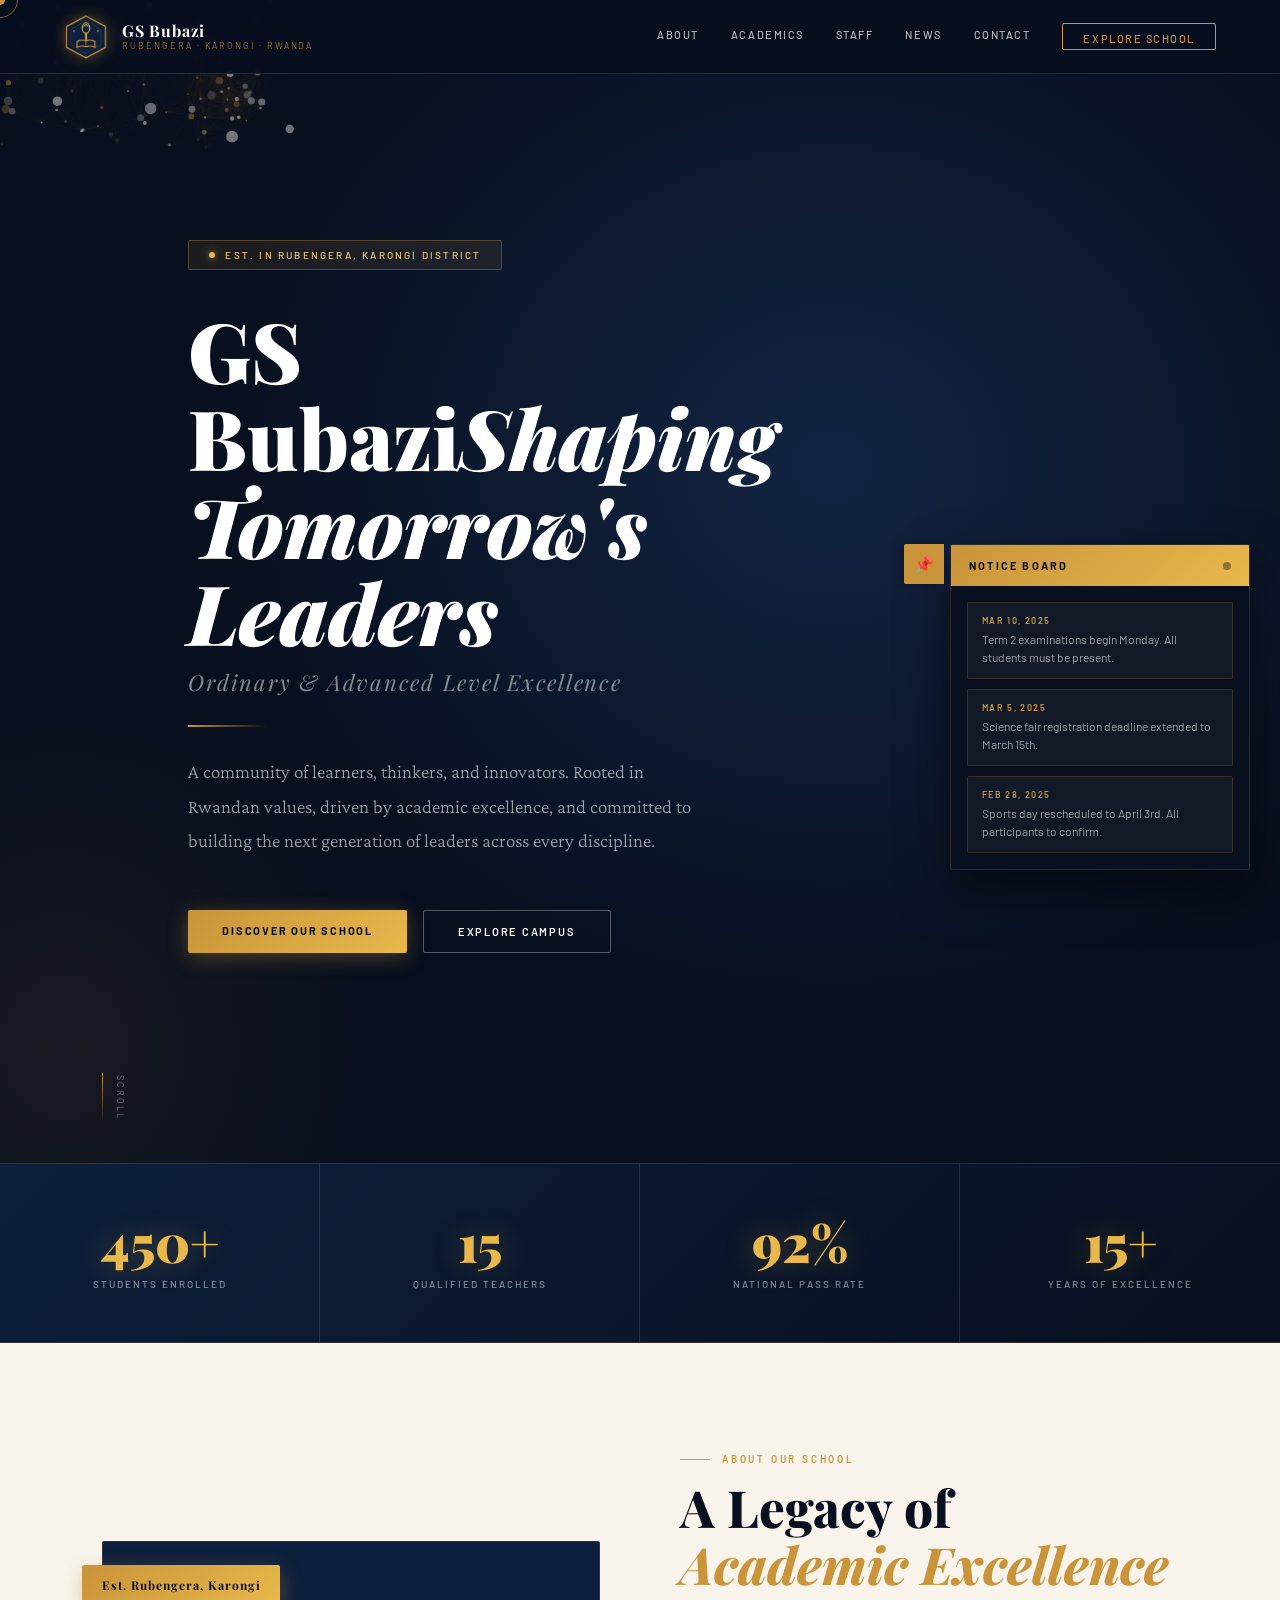
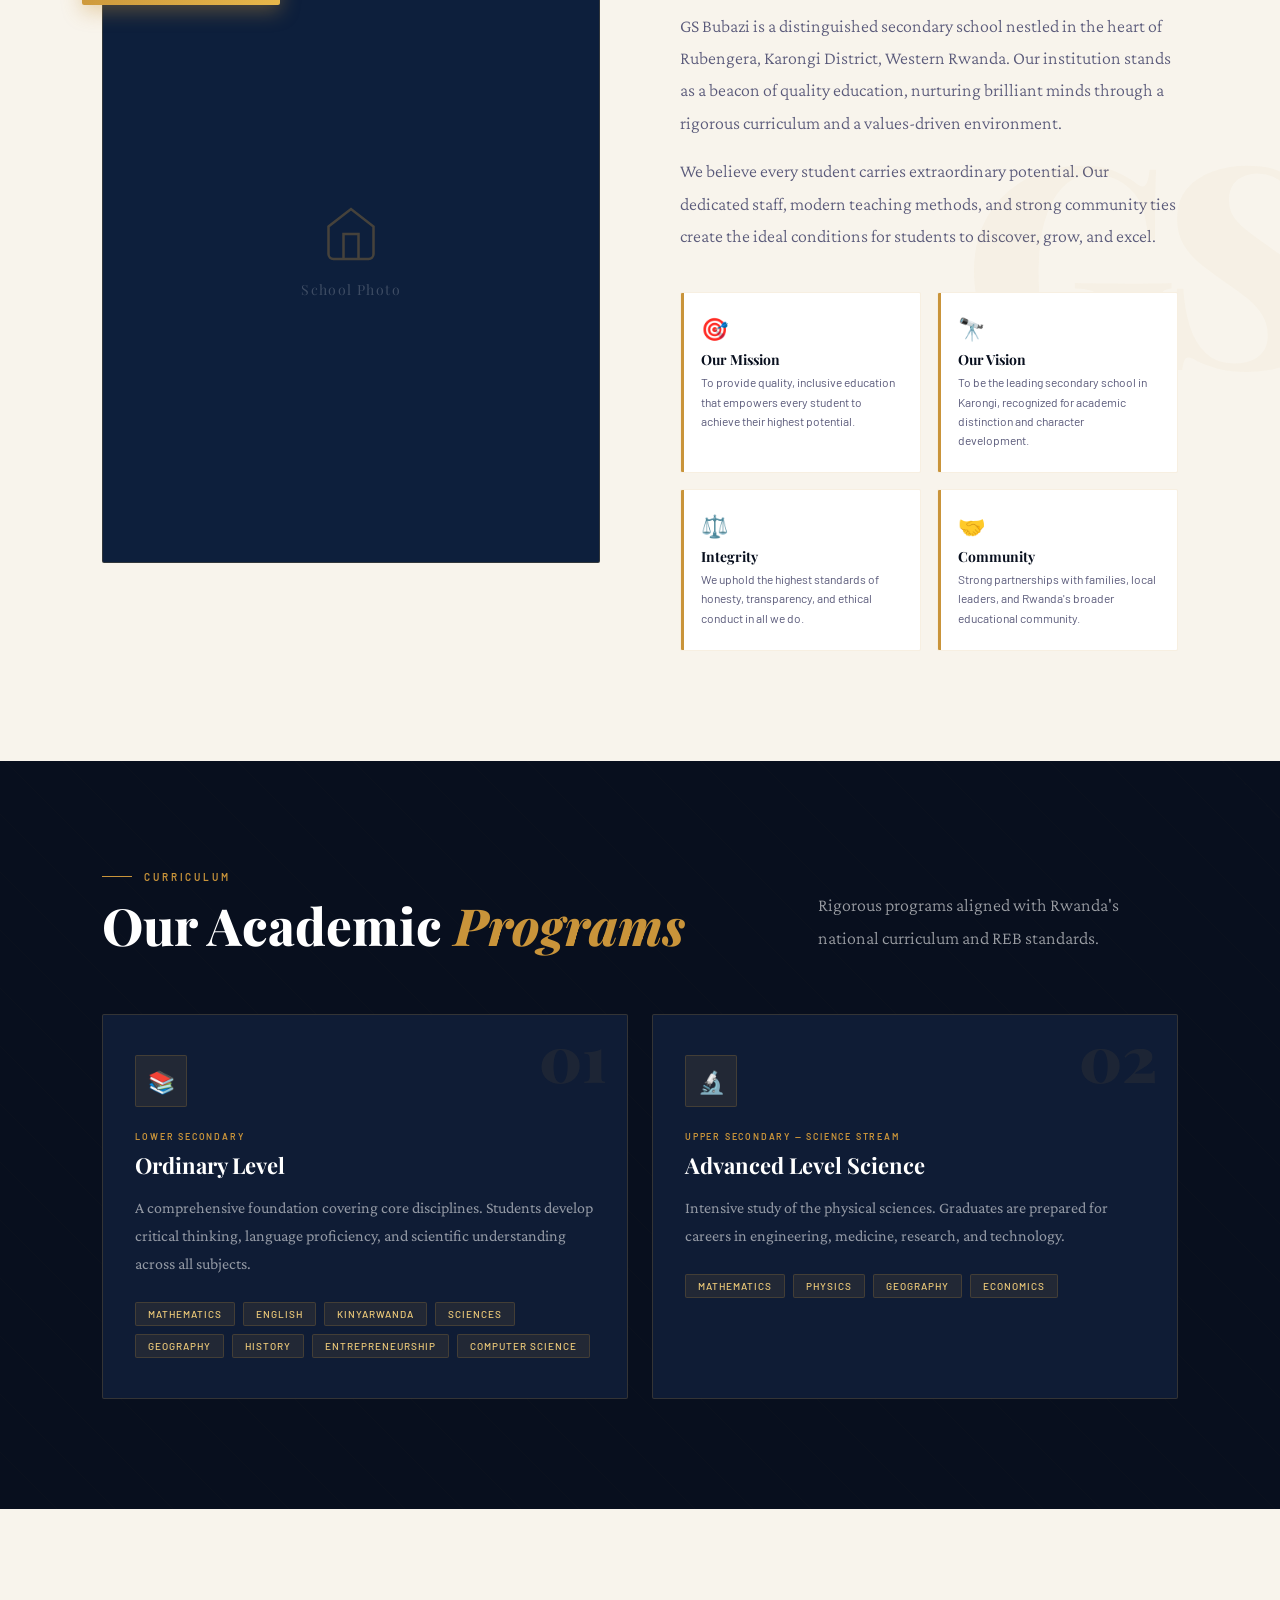
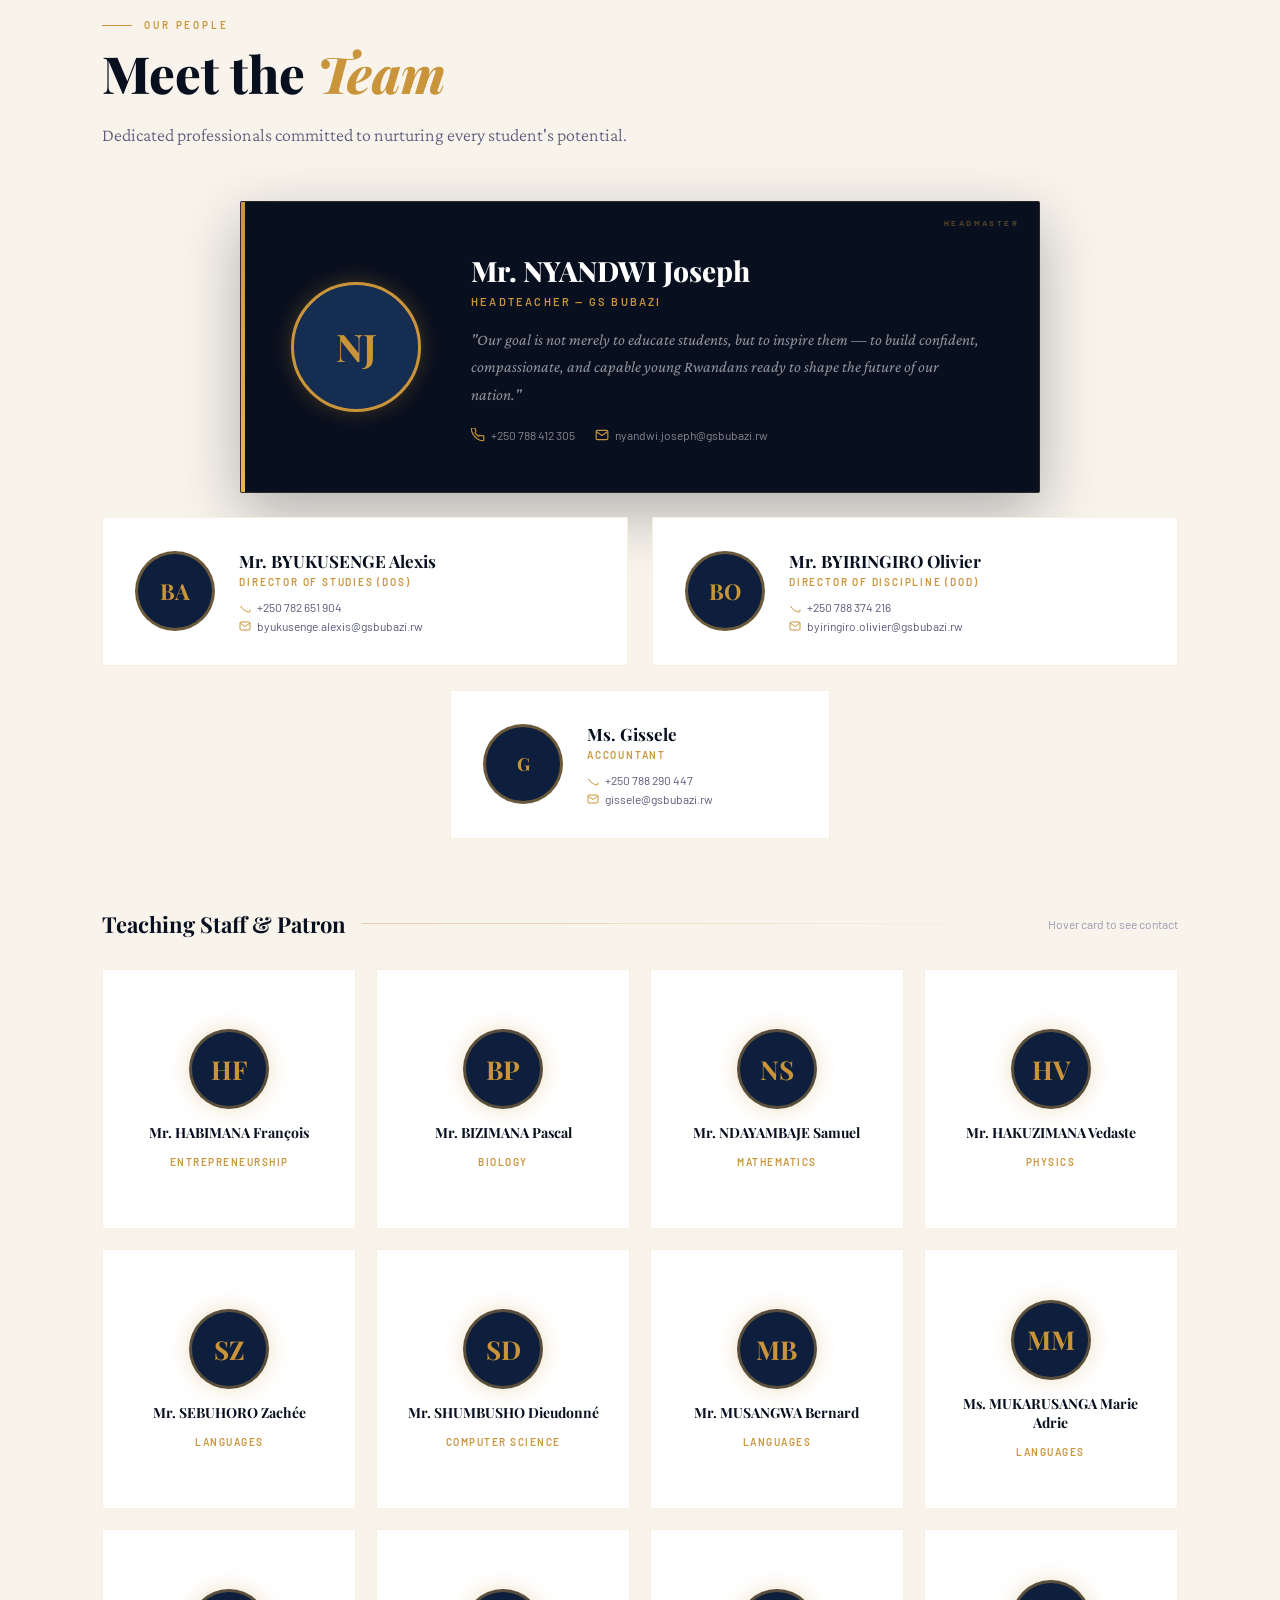
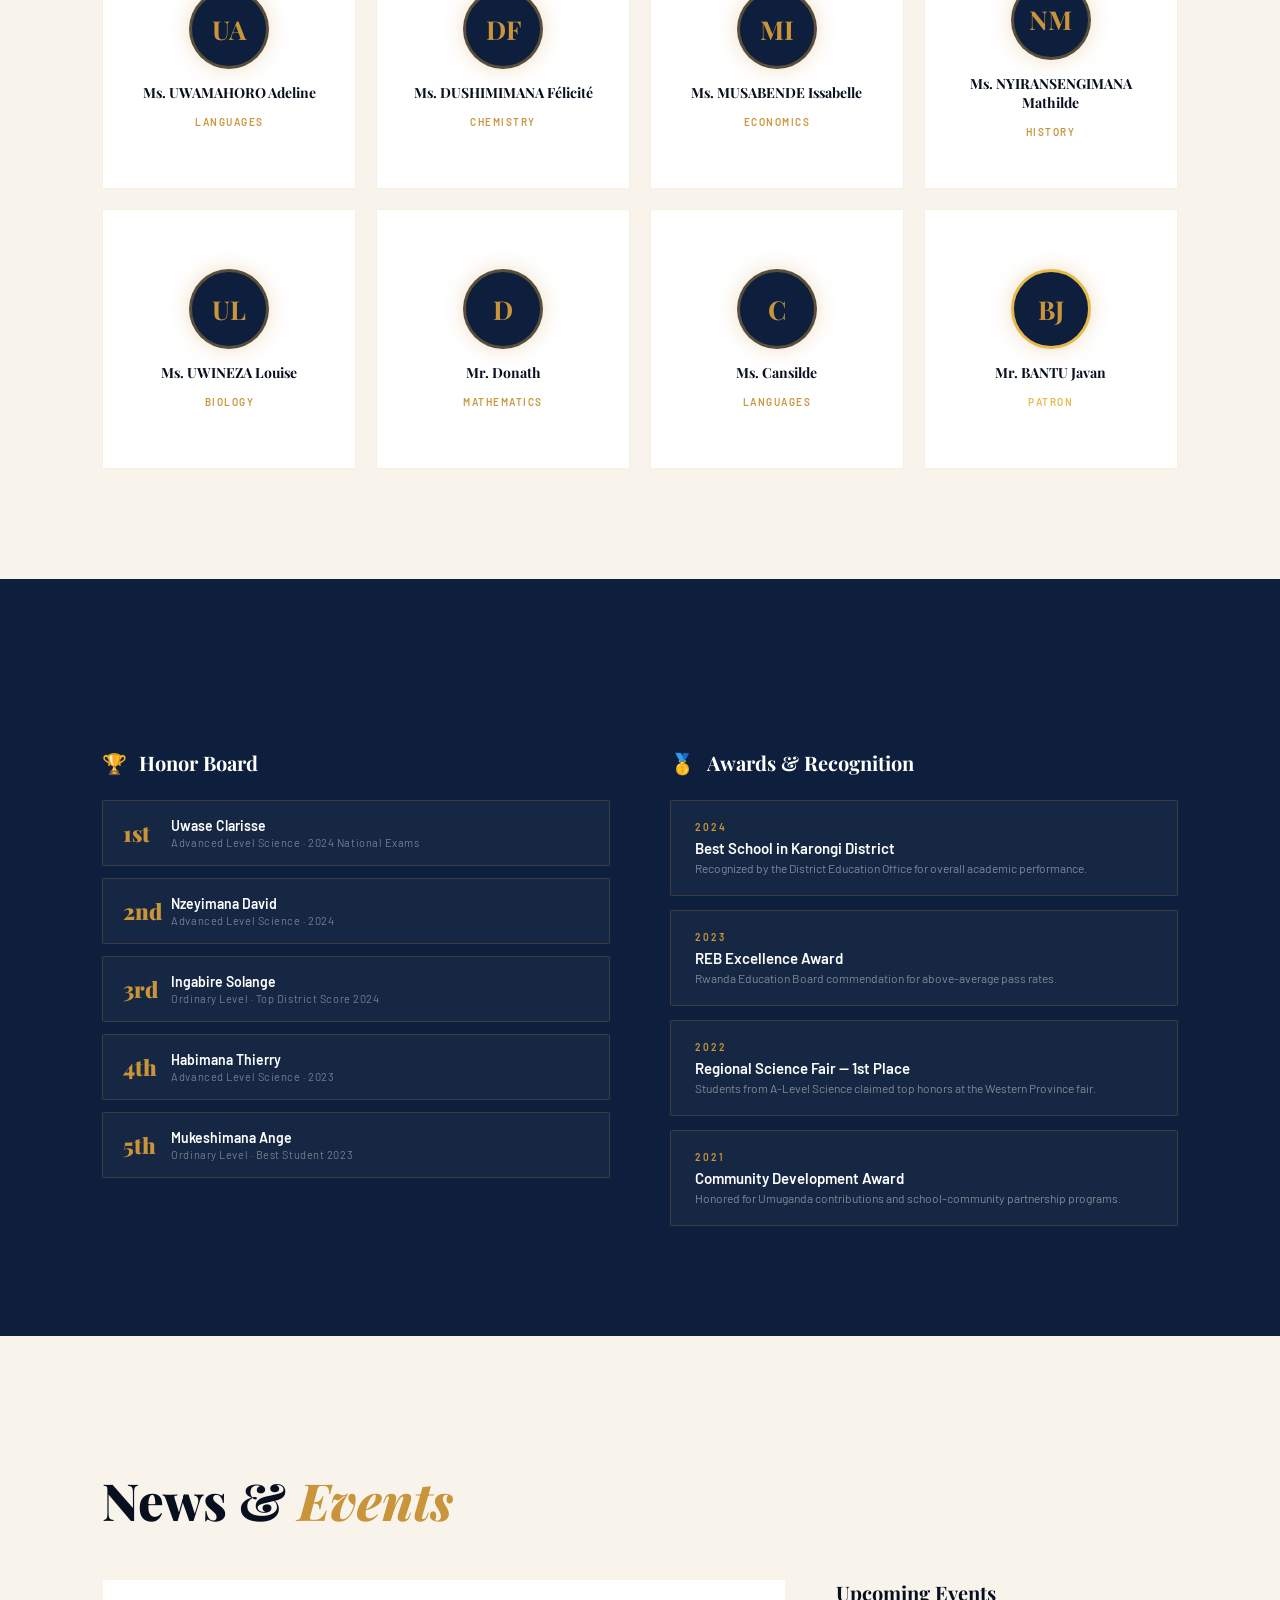
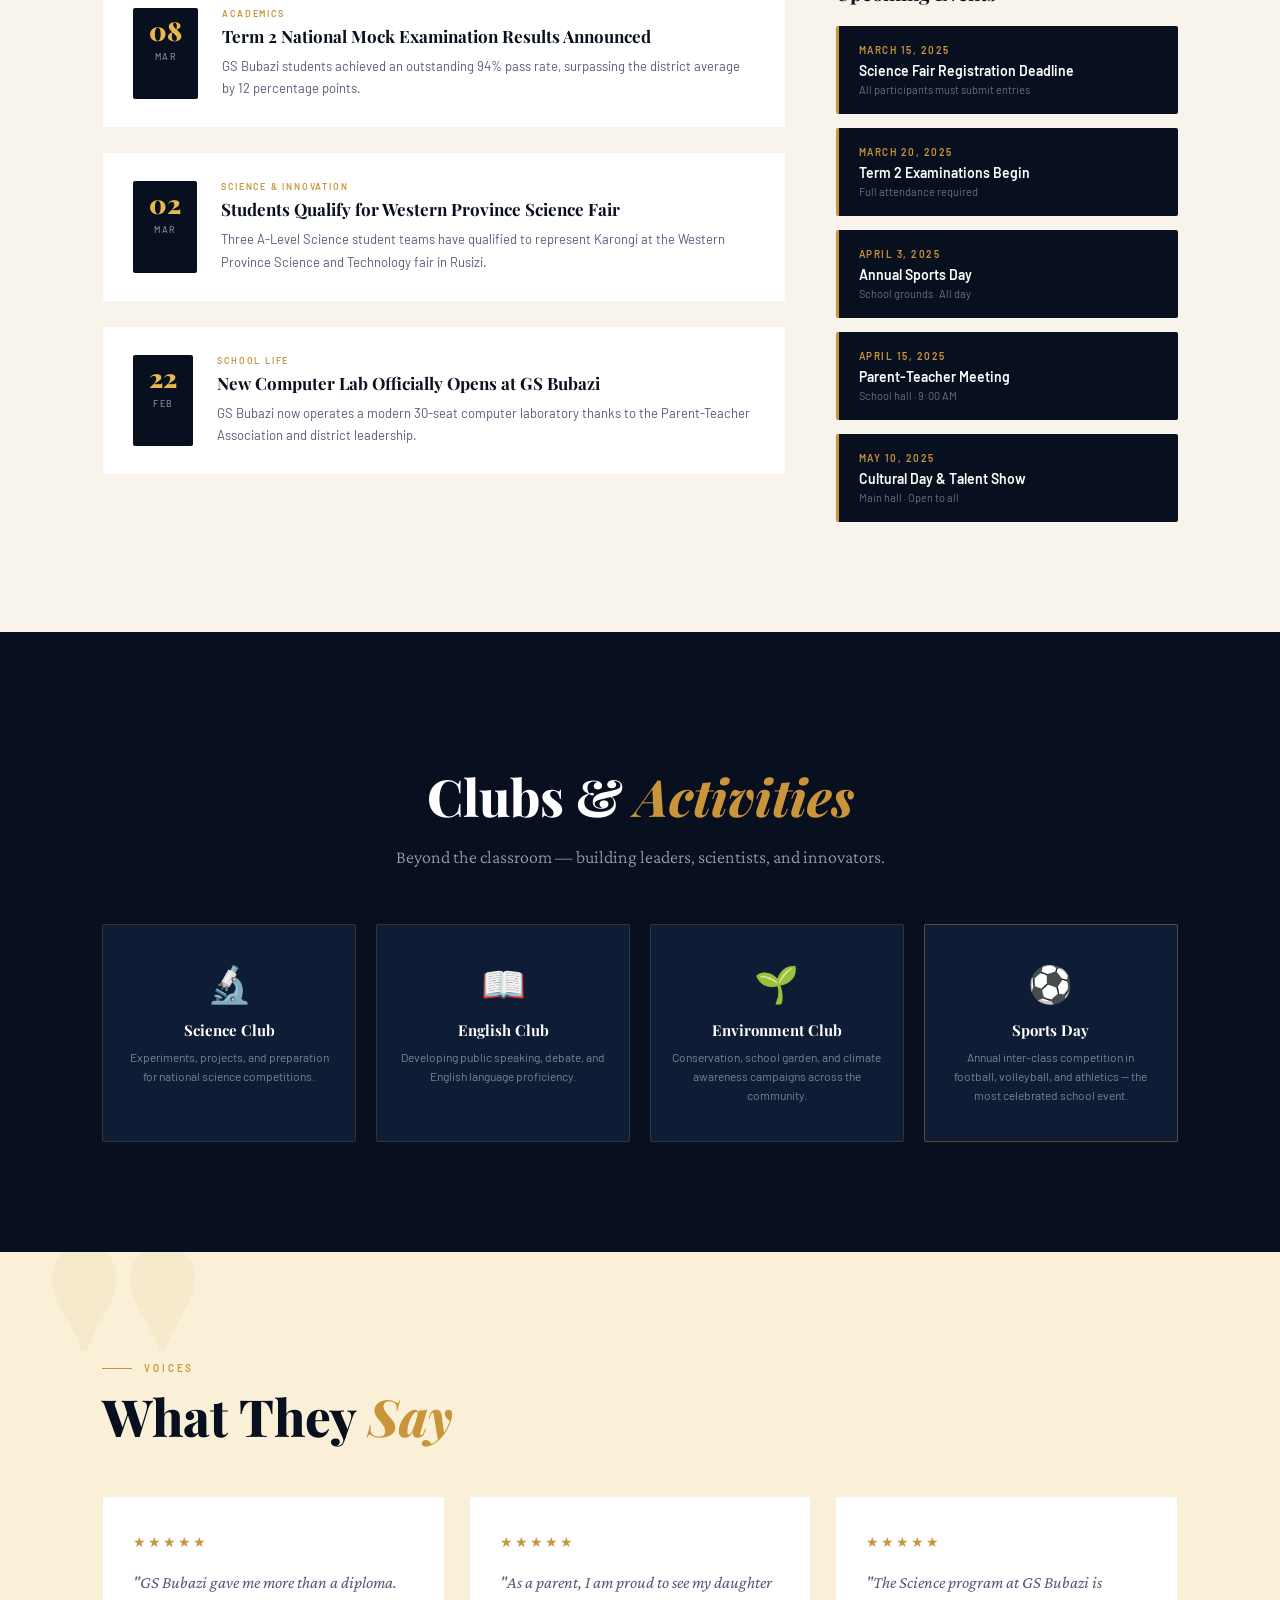
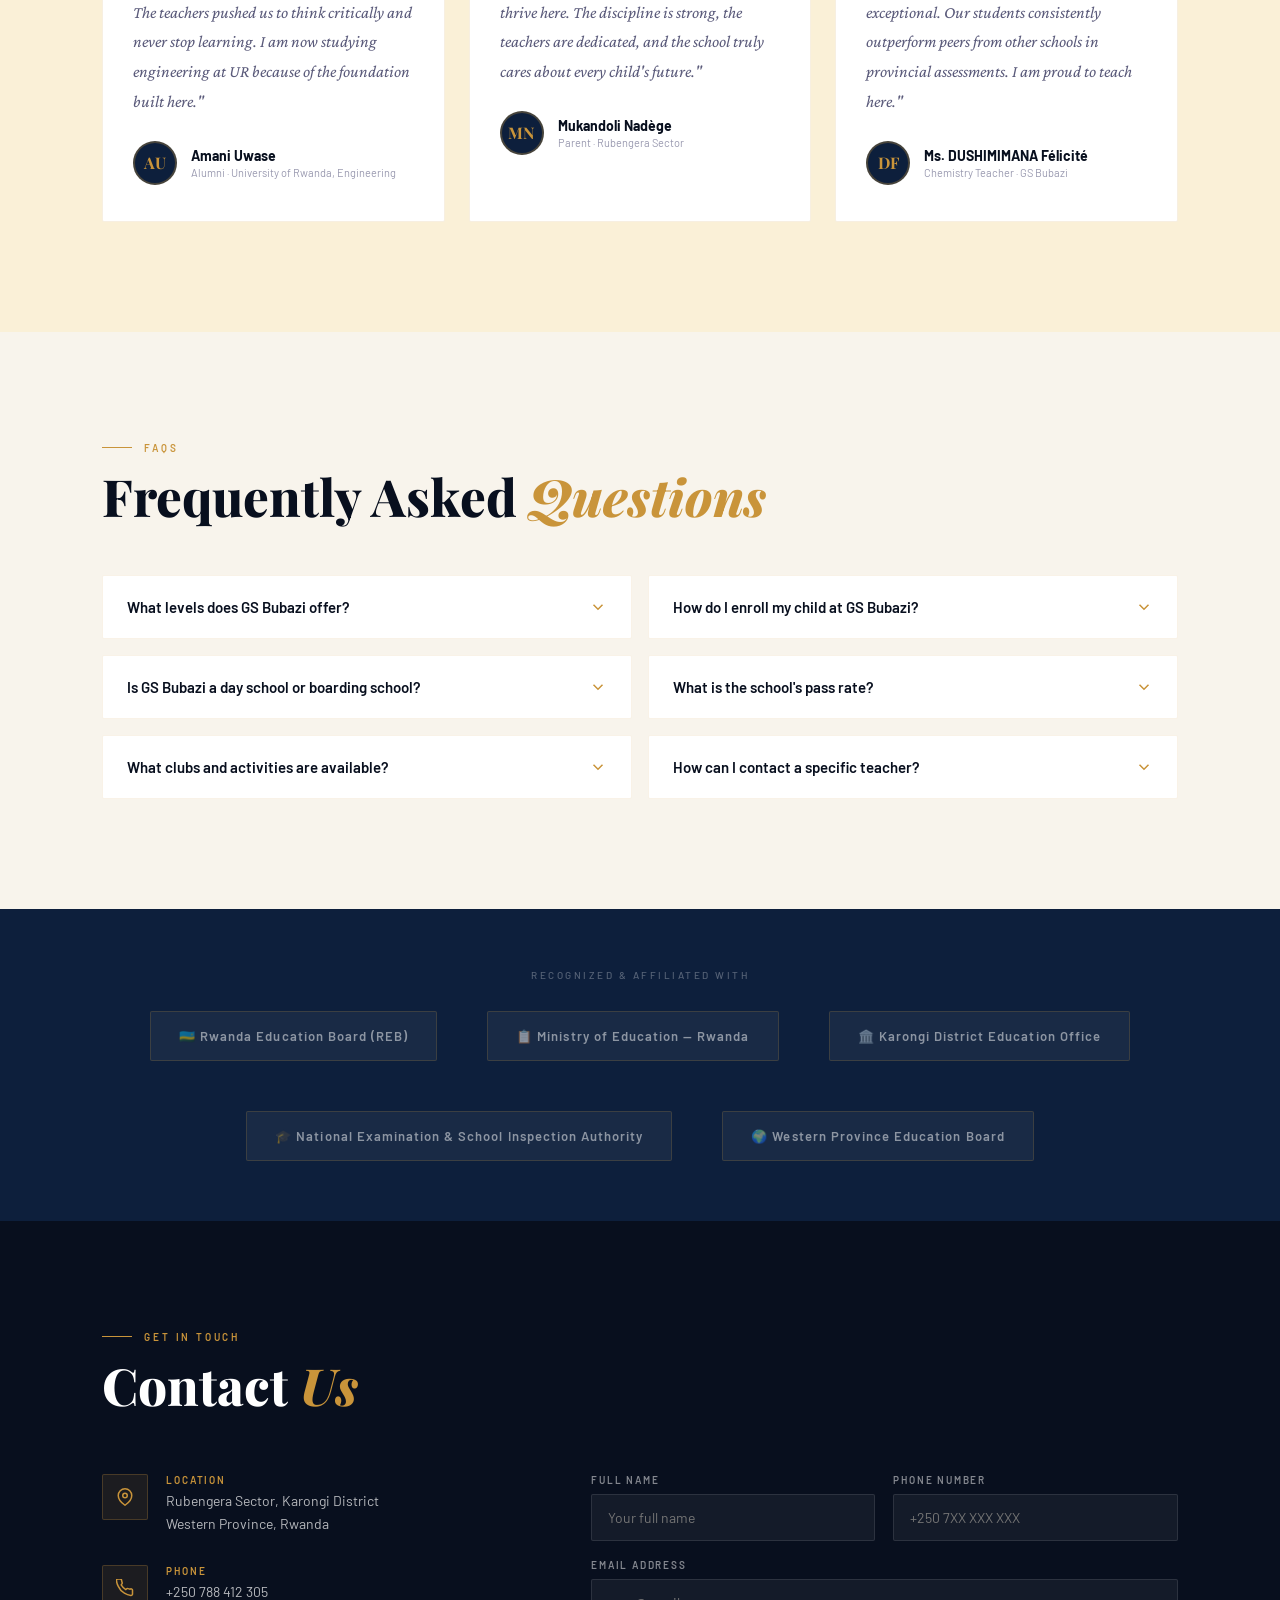
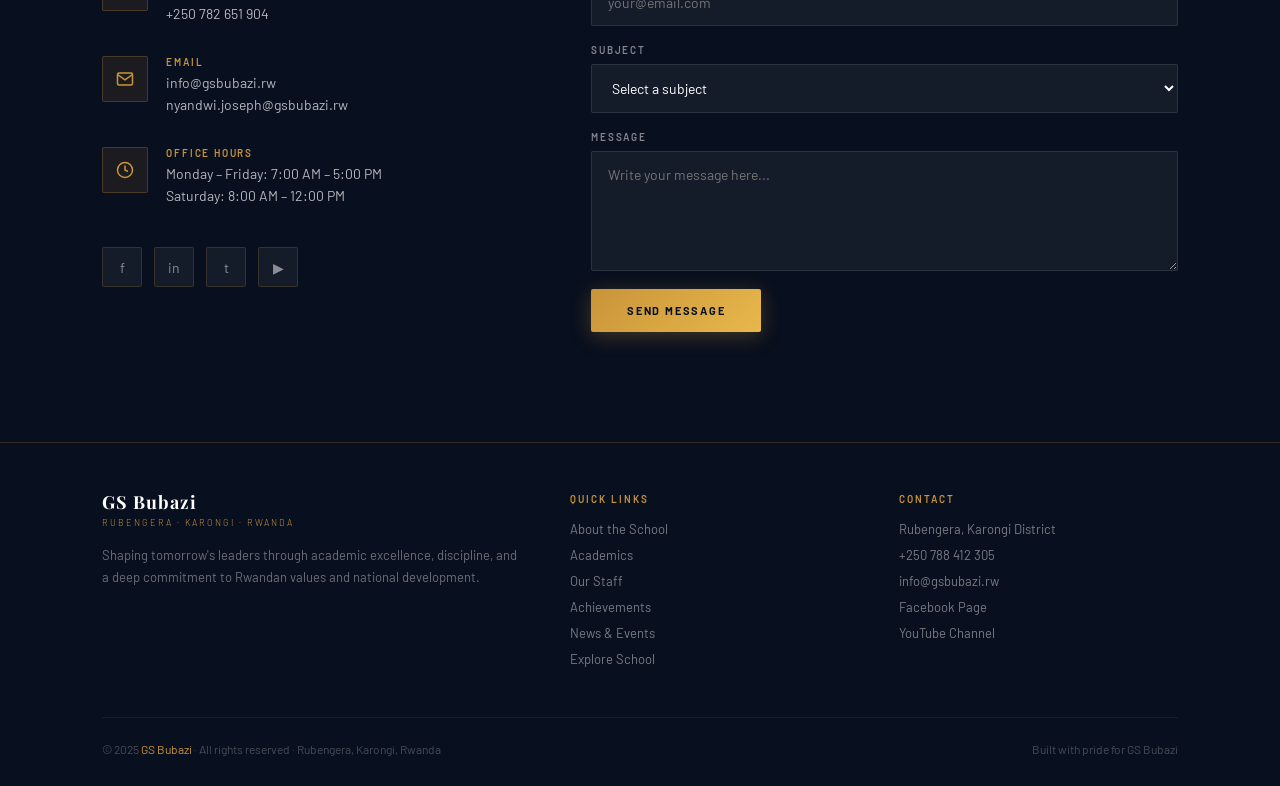
<file: index.html>
<!DOCTYPE html>
<html lang="en">
<head>
  <meta charset="UTF-8">
  <meta name="viewport" content="width=device-width, initial-scale=1.0">
  <title>GS Bubazi — Excellence in Education | Rubengera, Karongi</title>
  <meta name="description" content="GS Bubazi is a leading secondary school in Rubengera, Karongi, Rwanda offering Ordinary Level and Advanced Level programs in Science.">
  <link rel="stylesheet" href="style.css">
  <style>
    .leader-img-wrap {
      width: 80px; height: 80px; flex-shrink: 0;
      border-radius: 50%;
      border: 3px solid rgba(201,148,58,0.5);
      overflow: hidden;
      background: var(--navy-mid);
      display: flex; align-items: center; justify-content: center;
      font-family: 'Playfair Display', serif;
      font-size: 22px; font-weight: 700;
      color: var(--gold);
      position: relative;
    }
    .leader-img-wrap img { width:100%;height:100%;object-fit:cover;position:absolute;inset:0; }
    .hm-img-wrap {
      width: 130px; height: 130px; flex-shrink: 0;
      border-radius: 50%;
      border: 3px solid var(--gold);
      overflow: hidden;
      background: var(--navy-light);
      display: flex; align-items: center; justify-content: center;
      font-family: 'Playfair Display', serif;
      font-size: 38px; font-weight: 700;
      color: var(--gold);
      box-shadow: 0 0 20px rgba(201,148,58,0.3);
      position: relative;
    }
    .hm-img-wrap img { width:100%;height:100%;object-fit:cover;position:absolute;inset:0; }
    .accountant-row { display:flex;justify-content:center;margin-top:24px; }
    .accountant-row .leader-card { max-width:380px;width:100%; }
  </style>
</head>
<body>
  <div class="cursor"></div>
  <div class="cursor-ring"></div>

  <!-- NOTICE BOARD -->
  <div class="notice-board">
    <button class="notice-toggle">📌</button>
    <div class="notice-content">
      <div class="notice-header"><span>Notice Board</span><div class="notice-dot"></div></div>
      <div class="notice-items">
        <div class="notice-item"><div class="notice-item-date">Mar 10, 2025</div><div class="notice-item-text">Term 2 examinations begin Monday. All students must be present.</div></div>
        <div class="notice-item"><div class="notice-item-date">Mar 5, 2025</div><div class="notice-item-text">Science fair registration deadline extended to March 15th.</div></div>
        <div class="notice-item"><div class="notice-item-date">Feb 28, 2025</div><div class="notice-item-text">Sports day rescheduled to April 3rd. All participants to confirm.</div></div>
      </div>
    </div>
  </div>

  <!-- NAVIGATION -->
  <nav>
    <a href="#" class="nav-logo">
      <svg class="nav-crest-svg" viewBox="0 0 60 60" fill="none">
        <polygon points="30,2 56,16 56,44 30,58 4,44 4,16" fill="#0d1f3c" stroke="#c9943a" stroke-width="1.5"/>
        <polygon points="30,8 50,20 50,40 30,52 10,40 10,20" fill="none" stroke="rgba(201,148,58,0.3)" stroke-width="0.8"/>
        <ellipse cx="30" cy="18" rx="5" ry="7" fill="none" stroke="#e8b84b" stroke-width="1.5"/>
        <path d="M27 16 Q30 10 33 16" fill="rgba(232,184,75,0.4)" stroke="#e8b84b" stroke-width="1"/>
        <rect x="28.5" y="24" width="3" height="10" rx="1" fill="#c9943a"/>
        <path d="M18 36 Q24 33 30 35 Q36 33 42 36 L42 44 Q36 41 30 43 Q24 41 18 44 Z" fill="none" stroke="#c9943a" stroke-width="1.5"/>
        <line x1="30" y1="35" x2="30" y2="43" stroke="#c9943a" stroke-width="1"/>
        <circle cx="14" cy="22" r="1.2" fill="#e8b84b" opacity="0.7"/>
        <circle cx="46" cy="22" r="1.2" fill="#e8b84b" opacity="0.7"/>
        <circle cx="30" cy="56" r="1" fill="#e8b84b" opacity="0.5"/>
      </svg>
      <div class="nav-brand">
        <span class="nav-brand-name">GS Bubazi</span>
        <span class="nav-brand-tagline">Rubengera · Karongi · Rwanda</span>
      </div>
    </a>
    <div class="nav-links">
      <a href="#about">About</a>
      <a href="#academics">Academics</a>
      <a href="#staff">Staff</a>
      <a href="#news">News</a>
      <a href="#contact">Contact</a>
      <a href="explore.html" class="nav-explore-btn">Explore School</a>
    </div>
    <button class="nav-hamburger" aria-label="Menu"><span></span><span></span><span></span></button>
  </nav>

  <!-- HERO -->
  <section id="hero">
    <canvas id="heroCanvas" class="hero-canvas"></canvas>
    <div class="hero-overlay"></div>
    <div class="hero-content">
      <div class="hero-badge"><div class="hero-badge-dot"></div><span>Est. in Rubengera, Karongi District</span></div>
      <h1 class="hero-title">GS Bubazi<em>Shaping Tomorrow's Leaders</em></h1>
      <p class="hero-subtitle">Ordinary & Advanced Level Excellence</p>
      <div class="hero-divider"></div>
      <p class="hero-desc">A community of learners, thinkers, and innovators. Rooted in Rwandan values, driven by academic excellence, and committed to building the next generation of leaders across every discipline.</p>
      <div class="hero-actions">
        <a href="#about" class="btn-gold">Discover Our School</a>
        <a href="explore.html" class="btn-outline">Explore Campus</a>
      </div>
    </div>
    <div class="hero-scroll-hint"><div class="hero-scroll-line"></div><span>Scroll</span></div>
  </section>

  <!-- STATS -->
  <div id="stats">
    <div class="stats-grid">
      <div class="stat-item reveal"><span class="stat-number" data-target="450" data-suffix="+">0</span><span class="stat-label">Students Enrolled</span></div>
      <div class="stat-item reveal reveal-delay-1"><span class="stat-number" data-target="15" data-suffix="">0</span><span class="stat-label">Qualified Teachers</span></div>
      <div class="stat-item reveal reveal-delay-2"><span class="stat-number" data-target="92" data-suffix="%">0</span><span class="stat-label">National Pass Rate</span></div>
      <div class="stat-item reveal reveal-delay-3"><span class="stat-number" data-target="15" data-suffix="+">0</span><span class="stat-label">Years of Excellence</span></div>
    </div>
  </div>

  <!-- ABOUT -->
  <section id="about">
    <div class="about-grid">
      <div class="about-image-wrap reveal">
        <div class="about-image-frame">
          <!-- REPLACE: <img src="images/school.jpg" alt="GS Bubazi"> -->
          <div class="about-image-placeholder">
            <svg viewBox="0 0 24 24" fill="none" stroke-width="1"><path d="M3 9l9-7 9 7v11a2 2 0 01-2 2H5a2 2 0 01-2-2z"/><polyline points="9,22 9,12 15,12 15,22"/></svg>
            <span>School Photo</span>
          </div>
          <div class="about-image-accent"></div>
        </div>
        <div class="about-image-badge">Est. Rubengera, Karongi</div>
      </div>
      <div class="about-content">
        <p class="section-label">About Our School</p>
        <h2 class="section-title">A Legacy of <em>Academic Excellence</em></h2>
        <p class="section-desc">GS Bubazi is a distinguished secondary school nestled in the heart of Rubengera, Karongi District, Western Rwanda. Our institution stands as a beacon of quality education, nurturing brilliant minds through a rigorous curriculum and a values-driven environment.</p>
        <p class="section-desc" style="margin-top:16px;">We believe every student carries extraordinary potential. Our dedicated staff, modern teaching methods, and strong community ties create the ideal conditions for students to discover, grow, and excel.</p>
        <div class="about-values reveal reveal-delay-1">
          <div class="about-value-card"><span class="about-value-icon">🎯</span><div class="about-value-title">Our Mission</div><div class="about-value-text">To provide quality, inclusive education that empowers every student to achieve their highest potential.</div></div>
          <div class="about-value-card"><span class="about-value-icon">🔭</span><div class="about-value-title">Our Vision</div><div class="about-value-text">To be the leading secondary school in Karongi, recognized for academic distinction and character development.</div></div>
          <div class="about-value-card"><span class="about-value-icon">⚖️</span><div class="about-value-title">Integrity</div><div class="about-value-text">We uphold the highest standards of honesty, transparency, and ethical conduct in all we do.</div></div>
          <div class="about-value-card"><span class="about-value-icon">🤝</span><div class="about-value-title">Community</div><div class="about-value-text">Strong partnerships with families, local leaders, and Rwanda's broader educational community.</div></div>
        </div>
      </div>
    </div>
  </section>

  <!-- ACADEMICS -->
  <section id="academics">
    <div class="academics-header reveal">
      <div><p class="section-label">Curriculum</p><h2 class="section-title light">Our Academic <em>Programs</em></h2></div>
      <p class="section-desc light" style="max-width:360px;margin:0;">Rigorous programs aligned with Rwanda's national curriculum and REB standards.</p>
    </div>
    <div class="academics-grid" style="grid-template-columns:1fr 1fr;">
      <div class="academic-card reveal">
        <div class="academic-card-number">01</div>
        <div class="academic-card-icon">📚</div>
        <div class="academic-card-level">Lower Secondary</div>
        <h3 class="academic-card-title">Ordinary Level</h3>
        <p class="academic-card-desc">A comprehensive foundation covering core disciplines. Students develop critical thinking, language proficiency, and scientific understanding across all subjects.</p>
        <div class="academic-card-subjects">
          <span class="subject-tag">Mathematics</span><span class="subject-tag">English</span><span class="subject-tag">Kinyarwanda</span><span class="subject-tag">Sciences</span><span class="subject-tag">Geography</span><span class="subject-tag">History</span><span class="subject-tag">Entrepreneurship</span><span class="subject-tag">Computer Science</span>
        </div>
      </div>
      <div class="academic-card reveal reveal-delay-1">
        <div class="academic-card-number">02</div>
        <div class="academic-card-icon">🔬</div>
        <div class="academic-card-level">Upper Secondary — Science Stream</div>
        <h3 class="academic-card-title">Advanced Level Science</h3>
        <p class="academic-card-desc">Intensive study of the physical sciences. Graduates are prepared for careers in engineering, medicine, research, and technology.</p>
        <div class="academic-card-subjects">
          <span class="subject-tag">Mathematics</span><span class="subject-tag">Physics</span><span class="subject-tag">Geography</span><span class="subject-tag">Economics</span>
        </div>
      </div>
    </div>
  </section>

  <!-- STAFF -->
  <section id="staff">
    <p class="section-label reveal">Our People</p>
    <h2 class="section-title reveal">Meet the <em>Team</em></h2>
    <p class="section-desc reveal">Dedicated professionals committed to nurturing every student's potential.</p>

    <div class="staff-leadership" style="margin-top:50px;">

      <!-- HEADTEACHER -->
      <!-- IMAGE: put headteacher photo as images/headteacher.jpg, then replace "NJ" text with: <img src="images/headteacher.jpg" alt="Mr. NYANDWI Joseph"> -->
      <div class="headmaster-card reveal">
        <div class="hm-img-wrap">NJ</div>
        <div class="headmaster-info">
          <h3 class="headmaster-name">Mr. NYANDWI Joseph</h3>
          <div class="headmaster-role">Headteacher — GS Bubazi</div>
          <p class="headmaster-quote">"Our goal is not merely to educate students, but to inspire them — to build confident, compassionate, and capable young Rwandans ready to shape the future of our nation."</p>
          <div class="staff-contact-row">
            <div class="staff-contact-item">
              <svg viewBox="0 0 24 24" fill="none" stroke-width="2"><path d="M22 16.92v3a2 2 0 01-2.18 2 19.79 19.79 0 01-8.63-3.07A19.5 19.5 0 013.07 9.81 19.79 19.79 0 01.5 1.18 2 2 0 012.49 0h3a2 2 0 012 1.72 12.84 12.84 0 00.7 2.81 2 2 0 01-.45 2.11L6.91 7.91a16 16 0 006.18 6.18l.77-.77a2 2 0 012.11-.45 12.84 12.84 0 002.81.7A2 2 0 0122 15.5z"/></svg>
              +250 788 412 305
            </div>
            <div class="staff-contact-item">
              <svg viewBox="0 0 24 24" fill="none" stroke-width="2"><path d="M4 4h16c1.1 0 2 .9 2 2v12c0 1.1-.9 2-2 2H4c-1.1 0-2-.9-2-2V6c0-1.1.9-2 2-2z"/><polyline points="22,6 12,13 2,6"/></svg>
              nyandwi.joseph@gsbubazi.rw
            </div>
          </div>
        </div>
      </div>

      <!-- DOS & DOD -->
      <!-- IMAGE DOS: replace "BA" with <img src="images/dos.jpg" alt="BYUKUSENGE Alexis"> inside .leader-img-wrap -->
      <!-- IMAGE DOD: replace "BO" with <img src="images/dod.jpg" alt="BYIRINGIRO Olivier"> inside .leader-img-wrap -->
      <div class="leadership-pair">
        <div class="leader-card reveal">
          <div class="leader-img-wrap">BA</div>
          <div>
            <div class="leader-name">Mr. BYUKUSENGE Alexis</div>
            <div class="leader-role">Director of Studies (DOS)</div>
            <div class="leader-contacts">
              <div class="leader-contact-item"><svg viewBox="0 0 24 24" fill="none" stroke-width="2"><path d="M22 16.92v3a2 2 0 01-2.18 2 19.79 19.79 0 01-8.63-3.07A19.5 19.5 0 013.07 9.81"/></svg>+250 782 651 904</div>
              <div class="leader-contact-item"><svg viewBox="0 0 24 24" fill="none" stroke-width="2"><path d="M4 4h16c1.1 0 2 .9 2 2v12c0 1.1-.9 2-2 2H4c-1.1 0-2-.9-2-2V6c0-1.1.9-2 2-2z"/><polyline points="22,6 12,13 2,6"/></svg>byukusenge.alexis@gsbubazi.rw</div>
            </div>
          </div>
        </div>
        <div class="leader-card reveal reveal-delay-1">
          <div class="leader-img-wrap">BO</div>
          <div>
            <div class="leader-name">Mr. BYIRINGIRO Olivier</div>
            <div class="leader-role">Director of Discipline (DOD)</div>
            <div class="leader-contacts">
              <div class="leader-contact-item"><svg viewBox="0 0 24 24" fill="none" stroke-width="2"><path d="M22 16.92v3a2 2 0 01-2.18 2 19.79 19.79 0 01-8.63-3.07A19.5 19.5 0 013.07 9.81"/></svg>+250 788 374 216</div>
              <div class="leader-contact-item"><svg viewBox="0 0 24 24" fill="none" stroke-width="2"><path d="M4 4h16c1.1 0 2 .9 2 2v12c0 1.1-.9 2-2 2H4c-1.1 0-2-.9-2-2V6c0-1.1.9-2 2-2z"/><polyline points="22,6 12,13 2,6"/></svg>byiringiro.olivier@gsbubazi.rw</div>
            </div>
          </div>
        </div>
      </div>

      <!-- ACCOUNTANT -->
      <div class="accountant-row">
        <div class="leader-card reveal">
          <div class="leader-img-wrap" style="font-size:18px;">G</div>
          <div>
            <div class="leader-name">Ms. Gissele</div>
            <div class="leader-role">Accountant</div>
            <div class="leader-contacts">
              <div class="leader-contact-item"><svg viewBox="0 0 24 24" fill="none" stroke-width="2"><path d="M22 16.92v3a2 2 0 01-2.18 2 19.79 19.79 0 01-8.63-3.07A19.5 19.5 0 013.07 9.81"/></svg>+250 788 290 447</div>
              <div class="leader-contact-item"><svg viewBox="0 0 24 24" fill="none" stroke-width="2"><path d="M4 4h16c1.1 0 2 .9 2 2v12c0 1.1-.9 2-2 2H4c-1.1 0-2-.9-2-2V6c0-1.1.9-2 2-2z"/><polyline points="22,6 12,13 2,6"/></svg>gissele@gsbubazi.rw</div>
            </div>
          </div>
        </div>
      </div>
    </div>

    <!-- TEACHERS -->
    <div class="teachers-header reveal">
      <h3>Teaching Staff & Patron</h3>
      <div class="teachers-header-line"></div>
      <span style="font-size:12px;color:var(--text-light);white-space:nowrap;">Hover card to see contact</span>
    </div>

    <div class="teachers-grid">

      <!-- Helper macro: front shows name + subject, back shows name + subject + phone + email -->

      <!-- HABIMANA François -->
      <div class="teacher-card reveal">
        <div class="teacher-card-inner">
          <div class="teacher-card-front"><div class="staff-avatar">HF</div><div class="teacher-front-name">Mr. HABIMANA François</div><div class="teacher-front-subject">Entrepreneurship</div></div>
          <div class="teacher-card-back"><div class="teacher-back-name">Mr. HABIMANA François</div><div class="teacher-back-role">Entrepreneurship</div><div class="teacher-back-divider"></div><div class="teacher-back-contacts"><div class="teacher-back-contact"><svg viewBox="0 0 24 24" fill="none" stroke-width="2"><path d="M22 16.92v3a2 2 0 01-2.18 2 19.79 19.79 0 01-8.63-3.07"/></svg>+250 788 543 729</div><div class="teacher-back-contact"><svg viewBox="0 0 24 24" fill="none" stroke-width="2"><path d="M4 4h16c1.1 0 2 .9 2 2v12c0 1.1-.9 2-2 2H4"/><polyline points="22,6 12,13 2,6"/></svg>habimana.francois@gsbubazi.rw</div></div></div>
        </div>
      </div>

      <!-- BIZIMANA Pascal -->
      <div class="teacher-card reveal reveal-delay-1">
        <div class="teacher-card-inner">
          <div class="teacher-card-front"><div class="staff-avatar">BP</div><div class="teacher-front-name">Mr. BIZIMANA Pascal</div><div class="teacher-front-subject">Biology</div></div>
          <div class="teacher-card-back"><div class="teacher-back-name">Mr. BIZIMANA Pascal</div><div class="teacher-back-role">Biology</div><div class="teacher-back-divider"></div><div class="teacher-back-contacts"><div class="teacher-back-contact"><svg viewBox="0 0 24 24" fill="none" stroke-width="2"><path d="M22 16.92v3a2 2 0 01-2.18 2 19.79 19.79 0 01-8.63-3.07"/></svg>+250 788 204 851</div><div class="teacher-back-contact"><svg viewBox="0 0 24 24" fill="none" stroke-width="2"><path d="M4 4h16c1.1 0 2 .9 2 2v12c0 1.1-.9 2-2 2H4"/><polyline points="22,6 12,13 2,6"/></svg>bizimana.pascal@gsbubazi.rw</div></div></div>
        </div>
      </div>

      <!-- NDAYAMBAJE Samuel -->
      <div class="teacher-card reveal reveal-delay-2">
        <div class="teacher-card-inner">
          <div class="teacher-card-front"><div class="staff-avatar">NS</div><div class="teacher-front-name">Mr. NDAYAMBAJE Samuel</div><div class="teacher-front-subject">Mathematics</div></div>
          <div class="teacher-card-back"><div class="teacher-back-name">Mr. NDAYAMBAJE Samuel</div><div class="teacher-back-role">Mathematics</div><div class="teacher-back-divider"></div><div class="teacher-back-contacts"><div class="teacher-back-contact"><svg viewBox="0 0 24 24" fill="none" stroke-width="2"><path d="M22 16.92v3a2 2 0 01-2.18 2 19.79 19.79 0 01-8.63-3.07"/></svg>+250 782 317 064</div><div class="teacher-back-contact"><svg viewBox="0 0 24 24" fill="none" stroke-width="2"><path d="M4 4h16c1.1 0 2 .9 2 2v12c0 1.1-.9 2-2 2H4"/><polyline points="22,6 12,13 2,6"/></svg>ndayambaje.samuel@gsbubazi.rw</div></div></div>
        </div>
      </div>

      <!-- HAKUZIMANA Vedaste -->
      <div class="teacher-card reveal">
        <div class="teacher-card-inner">
          <div class="teacher-card-front"><div class="staff-avatar">HV</div><div class="teacher-front-name">Mr. HAKUZIMANA Vedaste</div><div class="teacher-front-subject">Physics</div></div>
          <div class="teacher-card-back"><div class="teacher-back-name">Mr. HAKUZIMANA Vedaste</div><div class="teacher-back-role">Physics</div><div class="teacher-back-divider"></div><div class="teacher-back-contacts"><div class="teacher-back-contact"><svg viewBox="0 0 24 24" fill="none" stroke-width="2"><path d="M22 16.92v3a2 2 0 01-2.18 2 19.79 19.79 0 01-8.63-3.07"/></svg>+250 788 156 723</div><div class="teacher-back-contact"><svg viewBox="0 0 24 24" fill="none" stroke-width="2"><path d="M4 4h16c1.1 0 2 .9 2 2v12c0 1.1-.9 2-2 2H4"/><polyline points="22,6 12,13 2,6"/></svg>hakuzimana.vedaste@gsbubazi.rw</div></div></div>
        </div>
      </div>

      <!-- SEBUHORO Zachée -->
      <div class="teacher-card reveal reveal-delay-1">
        <div class="teacher-card-inner">
          <div class="teacher-card-front"><div class="staff-avatar">SZ</div><div class="teacher-front-name">Mr. SEBUHORO Zachée</div><div class="teacher-front-subject">Languages</div></div>
          <div class="teacher-card-back"><div class="teacher-back-name">Mr. SEBUHORO Zachée</div><div class="teacher-back-role">Languages</div><div class="teacher-back-divider"></div><div class="teacher-back-contacts"><div class="teacher-back-contact"><svg viewBox="0 0 24 24" fill="none" stroke-width="2"><path d="M22 16.92v3a2 2 0 01-2.18 2 19.79 19.79 0 01-8.63-3.07"/></svg>+250 788 491 230</div><div class="teacher-back-contact"><svg viewBox="0 0 24 24" fill="none" stroke-width="2"><path d="M4 4h16c1.1 0 2 .9 2 2v12c0 1.1-.9 2-2 2H4"/><polyline points="22,6 12,13 2,6"/></svg>sebuhoro.zachee@gsbubazi.rw</div></div></div>
        </div>
      </div>

      <!-- SHUMBUSHO Dieudonné -->
      <div class="teacher-card reveal reveal-delay-2">
        <div class="teacher-card-inner">
          <div class="teacher-card-front"><div class="staff-avatar">SD</div><div class="teacher-front-name">Mr. SHUMBUSHO Dieudonné</div><div class="teacher-front-subject">Computer Science</div></div>
          <div class="teacher-card-back"><div class="teacher-back-name">Mr. SHUMBUSHO Dieudonné</div><div class="teacher-back-role">Computer Science</div><div class="teacher-back-divider"></div><div class="teacher-back-contacts"><div class="teacher-back-contact"><svg viewBox="0 0 24 24" fill="none" stroke-width="2"><path d="M22 16.92v3a2 2 0 01-2.18 2 19.79 19.79 0 01-8.63-3.07"/></svg>+250 782 084 367</div><div class="teacher-back-contact"><svg viewBox="0 0 24 24" fill="none" stroke-width="2"><path d="M4 4h16c1.1 0 2 .9 2 2v12c0 1.1-.9 2-2 2H4"/><polyline points="22,6 12,13 2,6"/></svg>shumbusho.dieudonne@gsbubazi.rw</div></div></div>
        </div>
      </div>

      <!-- MUSANGWA Bernard -->
      <div class="teacher-card reveal">
        <div class="teacher-card-inner">
          <div class="teacher-card-front"><div class="staff-avatar">MB</div><div class="teacher-front-name">Mr. MUSANGWA Bernard</div><div class="teacher-front-subject">Languages</div></div>
          <div class="teacher-card-back"><div class="teacher-back-name">Mr. MUSANGWA Bernard</div><div class="teacher-back-role">Languages</div><div class="teacher-back-divider"></div><div class="teacher-back-contacts"><div class="teacher-back-contact"><svg viewBox="0 0 24 24" fill="none" stroke-width="2"><path d="M22 16.92v3a2 2 0 01-2.18 2 19.79 19.79 0 01-8.63-3.07"/></svg>+250 788 730 192</div><div class="teacher-back-contact"><svg viewBox="0 0 24 24" fill="none" stroke-width="2"><path d="M4 4h16c1.1 0 2 .9 2 2v12c0 1.1-.9 2-2 2H4"/><polyline points="22,6 12,13 2,6"/></svg>musangwa.bernard@gsbubazi.rw</div></div></div>
        </div>
      </div>

      <!-- MUKARUSANGA Marie Adrie -->
      <div class="teacher-card reveal reveal-delay-1">
        <div class="teacher-card-inner">
          <div class="teacher-card-front"><div class="staff-avatar">MM</div><div class="teacher-front-name">Ms. MUKARUSANGA Marie Adrie</div><div class="teacher-front-subject">Languages</div></div>
          <div class="teacher-card-back"><div class="teacher-back-name">Ms. MUKARUSANGA Marie Adrie</div><div class="teacher-back-role">Languages</div><div class="teacher-back-divider"></div><div class="teacher-back-contacts"><div class="teacher-back-contact"><svg viewBox="0 0 24 24" fill="none" stroke-width="2"><path d="M22 16.92v3a2 2 0 01-2.18 2 19.79 19.79 0 01-8.63-3.07"/></svg>+250 788 562 841</div><div class="teacher-back-contact"><svg viewBox="0 0 24 24" fill="none" stroke-width="2"><path d="M4 4h16c1.1 0 2 .9 2 2v12c0 1.1-.9 2-2 2H4"/><polyline points="22,6 12,13 2,6"/></svg>mukarusanga.marie@gsbubazi.rw</div></div></div>
        </div>
      </div>

      <!-- UWAMAHORO Adeline -->
      <div class="teacher-card reveal reveal-delay-2">
        <div class="teacher-card-inner">
          <div class="teacher-card-front"><div class="staff-avatar">UA</div><div class="teacher-front-name">Ms. UWAMAHORO Adeline</div><div class="teacher-front-subject">Languages</div></div>
          <div class="teacher-card-back"><div class="teacher-back-name">Ms. UWAMAHORO Adeline</div><div class="teacher-back-role">Languages</div><div class="teacher-back-divider"></div><div class="teacher-back-contacts"><div class="teacher-back-contact"><svg viewBox="0 0 24 24" fill="none" stroke-width="2"><path d="M22 16.92v3a2 2 0 01-2.18 2 19.79 19.79 0 01-8.63-3.07"/></svg>+250 782 418 653</div><div class="teacher-back-contact"><svg viewBox="0 0 24 24" fill="none" stroke-width="2"><path d="M4 4h16c1.1 0 2 .9 2 2v12c0 1.1-.9 2-2 2H4"/><polyline points="22,6 12,13 2,6"/></svg>uwamahoro.adeline@gsbubazi.rw</div></div></div>
        </div>
      </div>

      <!-- DUSHIMIMANA Félicité -->
      <div class="teacher-card reveal">
        <div class="teacher-card-inner">
          <div class="teacher-card-front"><div class="staff-avatar">DF</div><div class="teacher-front-name">Ms. DUSHIMIMANA Félicité</div><div class="teacher-front-subject">Chemistry</div></div>
          <div class="teacher-card-back"><div class="teacher-back-name">Ms. DUSHIMIMANA Félicité</div><div class="teacher-back-role">Chemistry</div><div class="teacher-back-divider"></div><div class="teacher-back-contacts"><div class="teacher-back-contact"><svg viewBox="0 0 24 24" fill="none" stroke-width="2"><path d="M22 16.92v3a2 2 0 01-2.18 2 19.79 19.79 0 01-8.63-3.07"/></svg>+250 788 345 907</div><div class="teacher-back-contact"><svg viewBox="0 0 24 24" fill="none" stroke-width="2"><path d="M4 4h16c1.1 0 2 .9 2 2v12c0 1.1-.9 2-2 2H4"/><polyline points="22,6 12,13 2,6"/></svg>dushimimana.felicite@gsbubazi.rw</div></div></div>
        </div>
      </div>

      <!-- MUSABENDE Issabelle -->
      <div class="teacher-card reveal reveal-delay-1">
        <div class="teacher-card-inner">
          <div class="teacher-card-front"><div class="staff-avatar">MI</div><div class="teacher-front-name">Ms. MUSABENDE Issabelle</div><div class="teacher-front-subject">Economics</div></div>
          <div class="teacher-card-back"><div class="teacher-back-name">Ms. MUSABENDE Issabelle</div><div class="teacher-back-role">Economics</div><div class="teacher-back-divider"></div><div class="teacher-back-contacts"><div class="teacher-back-contact"><svg viewBox="0 0 24 24" fill="none" stroke-width="2"><path d="M22 16.92v3a2 2 0 01-2.18 2 19.79 19.79 0 01-8.63-3.07"/></svg>+250 788 673 124</div><div class="teacher-back-contact"><svg viewBox="0 0 24 24" fill="none" stroke-width="2"><path d="M4 4h16c1.1 0 2 .9 2 2v12c0 1.1-.9 2-2 2H4"/><polyline points="22,6 12,13 2,6"/></svg>musabende.issabelle@gsbubazi.rw</div></div></div>
        </div>
      </div>

      <!-- NYIRANSENGIMANA Mathilde -->
      <div class="teacher-card reveal reveal-delay-2">
        <div class="teacher-card-inner">
          <div class="teacher-card-front"><div class="staff-avatar">NM</div><div class="teacher-front-name">Ms. NYIRANSENGIMANA Mathilde</div><div class="teacher-front-subject">History</div></div>
          <div class="teacher-card-back"><div class="teacher-back-name">Ms. NYIRANSENGIMANA Mathilde</div><div class="teacher-back-role">History</div><div class="teacher-back-divider"></div><div class="teacher-back-contacts"><div class="teacher-back-contact"><svg viewBox="0 0 24 24" fill="none" stroke-width="2"><path d="M22 16.92v3a2 2 0 01-2.18 2 19.79 19.79 0 01-8.63-3.07"/></svg>+250 782 509 836</div><div class="teacher-back-contact"><svg viewBox="0 0 24 24" fill="none" stroke-width="2"><path d="M4 4h16c1.1 0 2 .9 2 2v12c0 1.1-.9 2-2 2H4"/><polyline points="22,6 12,13 2,6"/></svg>nyiransengimana.mathilde@gsbubazi.rw</div></div></div>
        </div>
      </div>

      <!-- UWINEZA Louise -->
      <div class="teacher-card reveal">
        <div class="teacher-card-inner">
          <div class="teacher-card-front"><div class="staff-avatar">UL</div><div class="teacher-front-name">Ms. UWINEZA Louise</div><div class="teacher-front-subject">Biology</div></div>
          <div class="teacher-card-back"><div class="teacher-back-name">Ms. UWINEZA Louise</div><div class="teacher-back-role">Biology</div><div class="teacher-back-divider"></div><div class="teacher-back-contacts"><div class="teacher-back-contact"><svg viewBox="0 0 24 24" fill="none" stroke-width="2"><path d="M22 16.92v3a2 2 0 01-2.18 2 19.79 19.79 0 01-8.63-3.07"/></svg>+250 788 247 519</div><div class="teacher-back-contact"><svg viewBox="0 0 24 24" fill="none" stroke-width="2"><path d="M4 4h16c1.1 0 2 .9 2 2v12c0 1.1-.9 2-2 2H4"/><polyline points="22,6 12,13 2,6"/></svg>uwineza.louise@gsbubazi.rw</div></div></div>
        </div>
      </div>

      <!-- Donath -->
      <div class="teacher-card reveal reveal-delay-1">
        <div class="teacher-card-inner">
          <div class="teacher-card-front"><div class="staff-avatar">D</div><div class="teacher-front-name">Mr. Donath</div><div class="teacher-front-subject">Mathematics</div></div>
          <div class="teacher-card-back"><div class="teacher-back-name">Mr. Donath</div><div class="teacher-back-role">Mathematics</div><div class="teacher-back-divider"></div><div class="teacher-back-contacts"><div class="teacher-back-contact"><svg viewBox="0 0 24 24" fill="none" stroke-width="2"><path d="M22 16.92v3a2 2 0 01-2.18 2 19.79 19.79 0 01-8.63-3.07"/></svg>+250 782 638 075</div><div class="teacher-back-contact"><svg viewBox="0 0 24 24" fill="none" stroke-width="2"><path d="M4 4h16c1.1 0 2 .9 2 2v12c0 1.1-.9 2-2 2H4"/><polyline points="22,6 12,13 2,6"/></svg>donath@gsbubazi.rw</div></div></div>
        </div>
      </div>

      <!-- Cansilde -->
      <div class="teacher-card reveal reveal-delay-2">
        <div class="teacher-card-inner">
          <div class="teacher-card-front"><div class="staff-avatar">C</div><div class="teacher-front-name">Ms. Cansilde</div><div class="teacher-front-subject">Languages</div></div>
          <div class="teacher-card-back"><div class="teacher-back-name">Ms. Cansilde</div><div class="teacher-back-role">Languages</div><div class="teacher-back-divider"></div><div class="teacher-back-contacts"><div class="teacher-back-contact"><svg viewBox="0 0 24 24" fill="none" stroke-width="2"><path d="M22 16.92v3a2 2 0 01-2.18 2 19.79 19.79 0 01-8.63-3.07"/></svg>+250 788 183 642</div><div class="teacher-back-contact"><svg viewBox="0 0 24 24" fill="none" stroke-width="2"><path d="M4 4h16c1.1 0 2 .9 2 2v12c0 1.1-.9 2-2 2H4"/><polyline points="22,6 12,13 2,6"/></svg>cansilde@gsbubazi.rw</div></div></div>
        </div>
      </div>

      <!-- PATRON — BANTU Javan -->
      <div class="teacher-card reveal">
        <div class="teacher-card-inner">
          <div class="teacher-card-front"><div class="staff-avatar" style="border-color:var(--gold-bright);">BJ</div><div class="teacher-front-name">Mr. BANTU Javan</div><div class="teacher-front-subject" style="color:var(--gold-bright);">Patron</div></div>
          <div class="teacher-card-back"><div class="teacher-back-name">Mr. BANTU Javan</div><div class="teacher-back-role">School Patron</div><div class="teacher-back-divider"></div><div class="teacher-back-contacts"><div class="teacher-back-contact"><svg viewBox="0 0 24 24" fill="none" stroke-width="2"><path d="M22 16.92v3a2 2 0 01-2.18 2 19.79 19.79 0 01-8.63-3.07"/></svg>+250 788 419 260</div><div class="teacher-back-contact"><svg viewBox="0 0 24 24" fill="none" stroke-width="2"><path d="M4 4h16c1.1 0 2 .9 2 2v12c0 1.1-.9 2-2 2H4"/><polyline points="22,6 12,13 2,6"/></svg>patron@gsbubazi.rw</div></div></div>
        </div>
      </div>

    </div>
  </section>

  <!-- ACHIEVEMENTS -->
  <section id="achievements">
    <div class="achievements-grid">
      <div class="achievement-block reveal">
        <h3><span>🏆</span> Honor Board</h3>
        <ul class="honor-list">
          <li class="honor-item"><div class="honor-rank">1st</div><div class="honor-info"><div class="honor-name">Uwase Clarisse</div><div class="honor-detail">Advanced Level Science · 2024 National Exams</div></div></li>
          <li class="honor-item"><div class="honor-rank">2nd</div><div class="honor-info"><div class="honor-name">Nzeyimana David</div><div class="honor-detail">Advanced Level Science · 2024</div></div></li>
          <li class="honor-item"><div class="honor-rank">3rd</div><div class="honor-info"><div class="honor-name">Ingabire Solange</div><div class="honor-detail">Ordinary Level · Top District Score 2024</div></div></li>
          <li class="honor-item"><div class="honor-rank">4th</div><div class="honor-info"><div class="honor-name">Habimana Thierry</div><div class="honor-detail">Advanced Level Science · 2023</div></div></li>
          <li class="honor-item"><div class="honor-rank">5th</div><div class="honor-info"><div class="honor-name">Mukeshimana Ange</div><div class="honor-detail">Ordinary Level · Best Student 2023</div></div></li>
        </ul>
      </div>
      <div class="achievement-block reveal reveal-delay-1">
        <h3><span>🥇</span> Awards & Recognition</h3>
        <div class="award-list">
          <div class="award-item"><div class="award-year">2024</div><div class="award-title">Best School in Karongi District</div><div class="award-desc">Recognized by the District Education Office for overall academic performance.</div></div>
          <div class="award-item"><div class="award-year">2023</div><div class="award-title">REB Excellence Award</div><div class="award-desc">Rwanda Education Board commendation for above-average pass rates.</div></div>
          <div class="award-item"><div class="award-year">2022</div><div class="award-title">Regional Science Fair — 1st Place</div><div class="award-desc">Students from A-Level Science claimed top honors at the Western Province fair.</div></div>
          <div class="award-item"><div class="award-year">2021</div><div class="award-title">Community Development Award</div><div class="award-desc">Honored for Umuganda contributions and school-community partnership programs.</div></div>
        </div>
      </div>
    </div>
  </section>

  <!-- NEWS & EVENTS -->
  <section id="news">
    <p class="section-label reveal">Latest Updates</p>
    <h2 class="section-title reveal">News & <em>Events</em></h2>
    <div class="news-events-grid">
      <div class="news-list">
        <div class="news-card reveal"><div class="news-date"><span class="news-date-day">08</span><span class="news-date-month">Mar</span></div><div class="news-content"><div class="news-category">Academics</div><h3 class="news-title">Term 2 National Mock Examination Results Announced</h3><p class="news-excerpt">GS Bubazi students achieved an outstanding 94% pass rate, surpassing the district average by 12 percentage points.</p></div></div>
        <div class="news-card reveal reveal-delay-1"><div class="news-date"><span class="news-date-day">02</span><span class="news-date-month">Mar</span></div><div class="news-content"><div class="news-category">Science & Innovation</div><h3 class="news-title">Students Qualify for Western Province Science Fair</h3><p class="news-excerpt">Three A-Level Science student teams have qualified to represent Karongi at the Western Province Science and Technology fair in Rusizi.</p></div></div>
        <div class="news-card reveal reveal-delay-2"><div class="news-date"><span class="news-date-day">22</span><span class="news-date-month">Feb</span></div><div class="news-content"><div class="news-category">School Life</div><h3 class="news-title">New Computer Lab Officially Opens at GS Bubazi</h3><p class="news-excerpt">GS Bubazi now operates a modern 30-seat computer laboratory thanks to the Parent-Teacher Association and district leadership.</p></div></div>
      </div>
      <div class="events-sidebar reveal">
        <h3>Upcoming Events</h3>
        <div class="event-list">
          <div class="event-item"><div class="event-date-str">March 15, 2025</div><div class="event-name">Science Fair Registration Deadline</div><div class="event-meta">All participants must submit entries</div></div>
          <div class="event-item"><div class="event-date-str">March 20, 2025</div><div class="event-name">Term 2 Examinations Begin</div><div class="event-meta">Full attendance required</div></div>
          <div class="event-item"><div class="event-date-str">April 3, 2025</div><div class="event-name">Annual Sports Day</div><div class="event-meta">School grounds · All day</div></div>
          <div class="event-item"><div class="event-date-str">April 15, 2025</div><div class="event-name">Parent-Teacher Meeting</div><div class="event-meta">School hall · 9:00 AM</div></div>
          <div class="event-item"><div class="event-date-str">May 10, 2025</div><div class="event-name">Cultural Day & Talent Show</div><div class="event-meta">Main hall · Open to all</div></div>
        </div>
      </div>
    </div>
  </section>

  <!-- CLUBS & ACTIVITIES -->
  <section id="clubs">
    <p class="section-label reveal" style="justify-content:center;">Student Life</p>
    <h2 class="section-title light reveal" style="text-align:center;">Clubs & <em>Activities</em></h2>
    <p class="section-desc light reveal" style="text-align:center;margin:16px auto 0;">Beyond the classroom — building leaders, scientists, and innovators.</p>
    <div class="clubs-grid" style="grid-template-columns:repeat(4,1fr);">
      <div class="club-card reveal"><span class="club-icon">🔬</span><div class="club-name">Science Club</div><div class="club-desc">Experiments, projects, and preparation for national science competitions.</div></div>
      <div class="club-card reveal reveal-delay-1"><span class="club-icon">📖</span><div class="club-name">English Club</div><div class="club-desc">Developing public speaking, debate, and English language proficiency.</div></div>
      <div class="club-card reveal reveal-delay-2"><span class="club-icon">🌱</span><div class="club-name">Environment Club</div><div class="club-desc">Conservation, school garden, and climate awareness campaigns across the community.</div></div>
      <div class="club-card reveal reveal-delay-3" style="border-color:rgba(201,148,58,0.4);"><span class="club-icon">⚽</span><div class="club-name">Sports Day</div><div class="club-desc">Annual inter-class competition in football, volleyball, and athletics — the most celebrated school event.</div></div>
    </div>
  </section>

  <!-- TESTIMONIALS -->
  <section id="testimonials">
    <p class="section-label reveal">Voices</p>
    <h2 class="section-title reveal">What They <em>Say</em></h2>
    <div class="testimonials-grid">
      <div class="testimonial-card reveal"><div class="testimonial-stars">★★★★★</div><p class="testimonial-text">"GS Bubazi gave me more than a diploma. The teachers pushed us to think critically and never stop learning. I am now studying engineering at UR because of the foundation built here."</p><div class="testimonial-author"><div class="testimonial-avatar">AU</div><div><div class="testimonial-name">Amani Uwase</div><div class="testimonial-role">Alumni · University of Rwanda, Engineering</div></div></div></div>
      <div class="testimonial-card reveal reveal-delay-1"><div class="testimonial-stars">★★★★★</div><p class="testimonial-text">"As a parent, I am proud to see my daughter thrive here. The discipline is strong, the teachers are dedicated, and the school truly cares about every child's future."</p><div class="testimonial-author"><div class="testimonial-avatar">MN</div><div><div class="testimonial-name">Mukandoli Nadège</div><div class="testimonial-role">Parent · Rubengera Sector</div></div></div></div>
      <div class="testimonial-card reveal reveal-delay-2"><div class="testimonial-stars">★★★★★</div><p class="testimonial-text">"The Science program at GS Bubazi is exceptional. Our students consistently outperform peers from other schools in provincial assessments. I am proud to teach here."</p><div class="testimonial-author"><div class="testimonial-avatar">DF</div><div><div class="testimonial-name">Ms. DUSHIMIMANA Félicité</div><div class="testimonial-role">Chemistry Teacher · GS Bubazi</div></div></div></div>
    </div>
  </section>

  <!-- FAQ -->
  <section id="faq">
    <p class="section-label reveal">FAQs</p>
    <h2 class="section-title reveal">Frequently Asked <em>Questions</em></h2>
    <div class="faq-grid" style="margin-top:50px;">
      <div class="faq-item reveal"><button class="faq-question">What levels does GS Bubazi offer?<svg class="faq-chevron" viewBox="0 0 24 24" fill="none" stroke-width="2"><polyline points="6 9 12 15 18 9"/></svg></button><div class="faq-answer"><p>GS Bubazi offers both Ordinary Level (O-Level) for lower secondary and Advanced Level (A-Level) in the Science stream.</p></div></div>
      <div class="faq-item reveal reveal-delay-1"><button class="faq-question">How do I enroll my child at GS Bubazi?<svg class="faq-chevron" viewBox="0 0 24 24" fill="none" stroke-width="2"><polyline points="6 9 12 15 18 9"/></svg></button><div class="faq-answer"><p>Enrollment is done through the national school placement system or by visiting the school office directly. Bring academic transcripts, birth certificate, and a passport photo.</p></div></div>
      <div class="faq-item reveal reveal-delay-2"><button class="faq-question">Is GS Bubazi a day school or boarding school?<svg class="faq-chevron" viewBox="0 0 24 24" fill="none" stroke-width="2"><polyline points="6 9 12 15 18 9"/></svg></button><div class="faq-answer"><p>GS Bubazi is a day school only. All students attend classes during the day and return home in the evening.</p></div></div>
      <div class="faq-item reveal reveal-delay-3"><button class="faq-question">What is the school's pass rate?<svg class="faq-chevron" viewBox="0 0 24 24" fill="none" stroke-width="2"><polyline points="6 9 12 15 18 9"/></svg></button><div class="faq-answer"><p>GS Bubazi consistently maintains a national exam pass rate above 90%, placing us among the top-performing schools in Karongi District.</p></div></div>
      <div class="faq-item reveal"><button class="faq-question">What clubs and activities are available?<svg class="faq-chevron" viewBox="0 0 24 24" fill="none" stroke-width="2"><polyline points="6 9 12 15 18 9"/></svg></button><div class="faq-answer"><p>We offer Science Club, English Club, and Environment Club, plus an annual Sports Day that brings the whole school community together.</p></div></div>
      <div class="faq-item reveal reveal-delay-1"><button class="faq-question">How can I contact a specific teacher?<svg class="faq-chevron" viewBox="0 0 24 24" fill="none" stroke-width="2"><polyline points="6 9 12 15 18 9"/></svg></button><div class="faq-answer"><p>Each teacher's phone and email is visible on their staff card above. You can also contact the school office to be connected with the right person.</p></div></div>
    </div>
  </section>

  <!-- AFFILIATIONS -->
  <div id="affiliations">
    <div class="affiliations-label">Recognized & Affiliated With</div>
    <div class="affiliations-row">
      <div class="affiliation-badge">🇷🇼 Rwanda Education Board (REB)</div>
      <div class="affiliation-badge">📋 Ministry of Education — Rwanda</div>
      <div class="affiliation-badge">🏛️ Karongi District Education Office</div>
      <div class="affiliation-badge">🎓 National Examination & School Inspection Authority</div>
      <div class="affiliation-badge">🌍 Western Province Education Board</div>
    </div>
  </div>

  <!-- CONTACT -->
  <section id="contact">
    <p class="section-label reveal">Get in Touch</p>
    <h2 class="section-title light reveal">Contact <em>Us</em></h2>
    <div class="contact-grid">
      <div class="contact-info-block reveal">
        <div class="contact-info-item"><div class="contact-icon-box"><svg viewBox="0 0 24 24" fill="none" stroke-width="2"><path d="M21 10c0 7-9 13-9 13s-9-6-9-13a9 9 0 0118 0z"/><circle cx="12" cy="10" r="3"/></svg></div><div><div class="contact-info-label">Location</div><div class="contact-info-value">Rubengera Sector, Karongi District<br>Western Province, Rwanda</div></div></div>
        <div class="contact-info-item"><div class="contact-icon-box"><svg viewBox="0 0 24 24" fill="none" stroke-width="2"><path d="M22 16.92v3a2 2 0 01-2.18 2 19.79 19.79 0 01-8.63-3.07A19.5 19.5 0 013.07 9.81 19.79 19.79 0 01.5 1.18 2 2 0 012.49 0h3a2 2 0 012 1.72 12.84 12.84 0 00.7 2.81 2 2 0 01-.45 2.11L6.91 7.91a16 16 0 006.18 6.18l.77-.77a2 2 0 012.11-.45 12.84 12.84 0 002.81.7A2 2 0 0122 15.5z"/></svg></div><div><div class="contact-info-label">Phone</div><div class="contact-info-value">+250 788 412 305<br>+250 782 651 904</div></div></div>
        <div class="contact-info-item"><div class="contact-icon-box"><svg viewBox="0 0 24 24" fill="none" stroke-width="2"><path d="M4 4h16c1.1 0 2 .9 2 2v12c0 1.1-.9 2-2 2H4c-1.1 0-2-.9-2-2V6c0-1.1.9-2 2-2z"/><polyline points="22,6 12,13 2,6"/></svg></div><div><div class="contact-info-label">Email</div><div class="contact-info-value">info@gsbubazi.rw<br>nyandwi.joseph@gsbubazi.rw</div></div></div>
        <div class="contact-info-item"><div class="contact-icon-box"><svg viewBox="0 0 24 24" fill="none" stroke-width="2"><circle cx="12" cy="12" r="10"/><polyline points="12,6 12,12 16,14"/></svg></div><div><div class="contact-info-label">Office Hours</div><div class="contact-info-value">Monday – Friday: 7:00 AM – 5:00 PM<br>Saturday: 8:00 AM – 12:00 PM</div></div></div>
        <div class="contact-social"><a href="#" class="social-btn">f</a><a href="#" class="social-btn">in</a><a href="#" class="social-btn">t</a><a href="#" class="social-btn">▶</a></div>
      </div>
      <div class="reveal reveal-delay-1">
        <form class="contact-form" onsubmit="return false;">
          <div class="form-row"><div class="form-group"><label>Full Name</label><input type="text" placeholder="Your full name"></div><div class="form-group"><label>Phone Number</label><input type="tel" placeholder="+250 7XX XXX XXX"></div></div>
          <div class="form-group"><label>Email Address</label><input type="email" placeholder="your@email.com"></div>
          <div class="form-group"><label>Subject</label><select><option value="">Select a subject</option><option>General Inquiry</option><option>Student Enrollment</option><option>Academic Programs</option><option>Staff Contact</option><option>Events & Activities</option><option>Other</option></select></div>
          <div class="form-group"><label>Message</label><textarea placeholder="Write your message here..."></textarea></div>
          <button type="submit" class="form-submit">Send Message</button>
        </form>
      </div>
    </div>
  </section>

  <!-- FOOTER -->
  <footer>
    <div class="footer-top">
      <div class="footer-brand">
        <div class="nav-brand-name">GS Bubazi</div>
        <span class="nav-brand-tagline">Rubengera · Karongi · Rwanda</span>
        <p>Shaping tomorrow's leaders through academic excellence, discipline, and a deep commitment to Rwandan values and national development.</p>
      </div>
      <div class="footer-col">
        <h4>Quick Links</h4>
        <a href="#about">About the School</a><a href="#academics">Academics</a><a href="#staff">Our Staff</a><a href="#achievements">Achievements</a><a href="#news">News & Events</a><a href="explore.html">Explore School</a>
      </div>
      <div class="footer-col">
        <h4>Contact</h4>
        <a href="#">Rubengera, Karongi District</a><a href="#">+250 788 412 305</a><a href="#">info@gsbubazi.rw</a><a href="#">Facebook Page</a><a href="#">YouTube Channel</a>
      </div>
    </div>
    <div class="footer-bottom">
      <div class="footer-copy">© 2025 <span>GS Bubazi</span> · All rights reserved · Rubengera, Karongi, Rwanda</div>
      <div class="footer-copy">Built with pride for GS Bubazi</div>
    </div>
  </footer>

  <script src="script.js"></script>
</body>
</html>
</file>
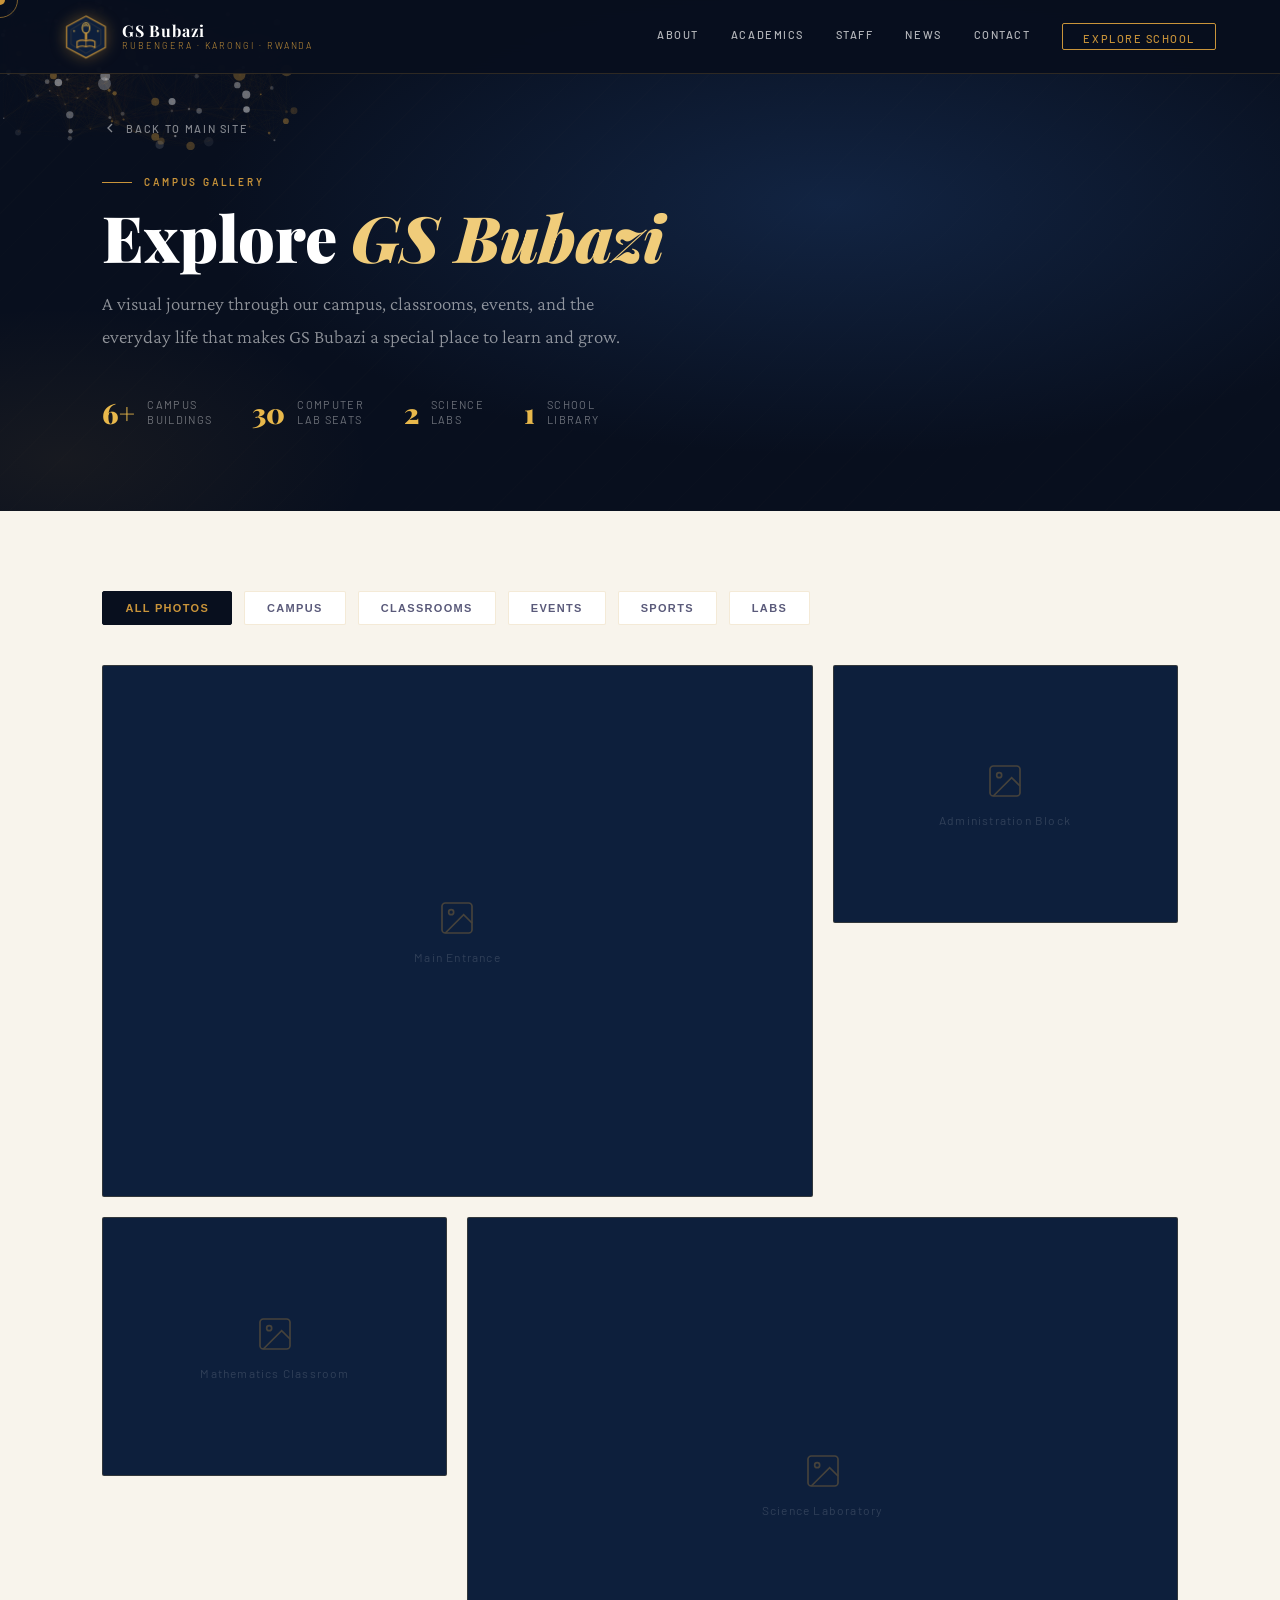
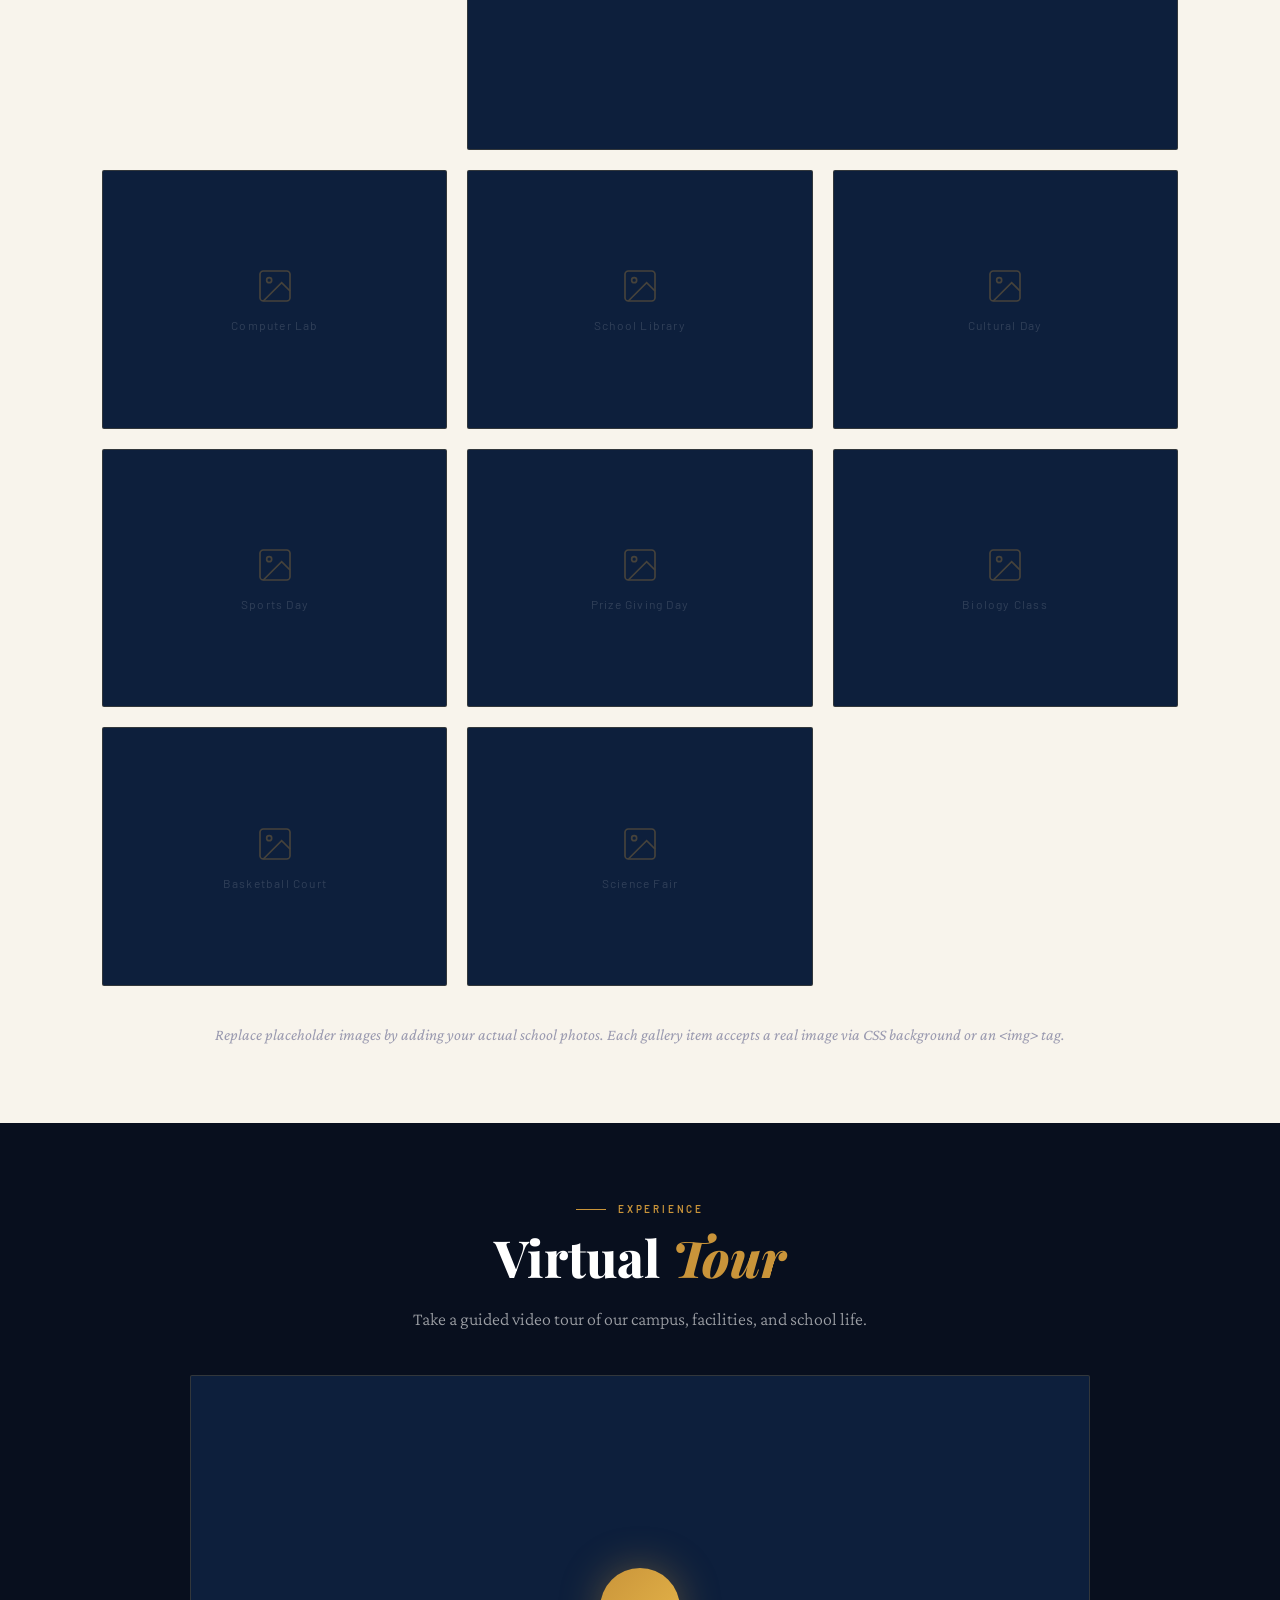
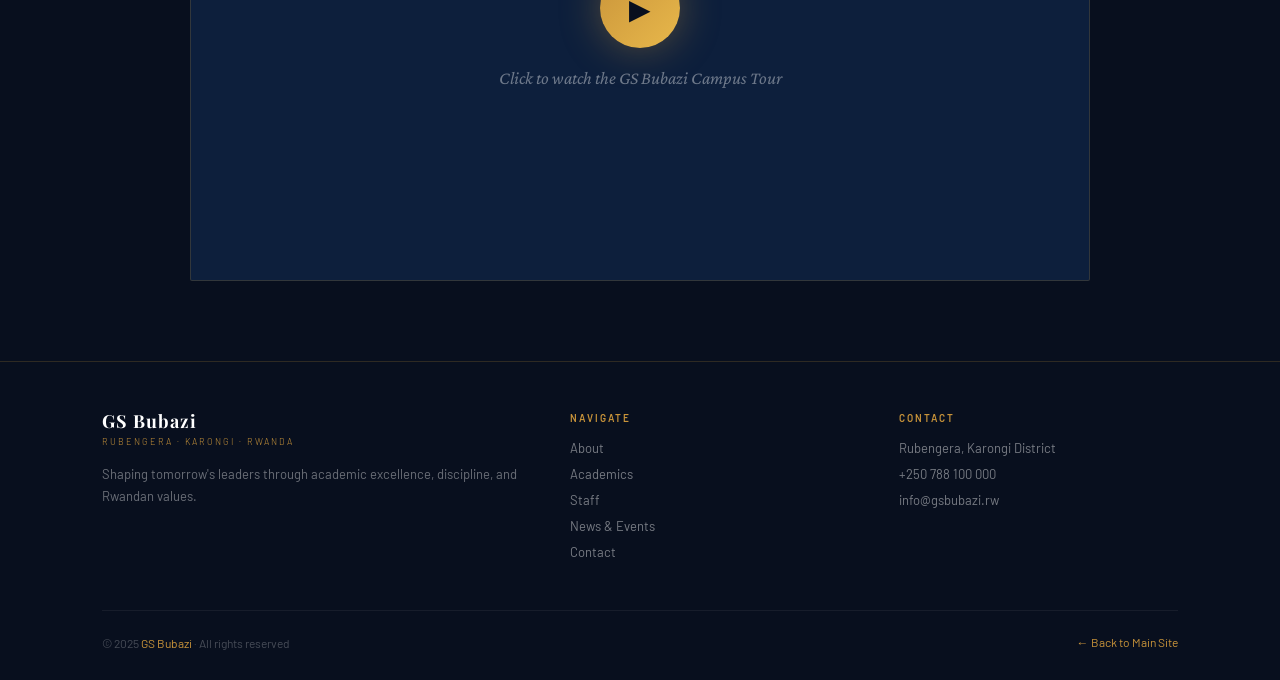
<file: explore.html>
<!DOCTYPE html>
<html lang="en">
<head>
  <meta charset="UTF-8">
  <meta name="viewport" content="width=device-width, initial-scale=1.0">
  <title>Explore GS Bubazi — Campus Gallery & Virtual Tour</title>
  <link rel="stylesheet" href="style.css">
  <style>
    .explore-back-btn {
      display: inline-flex; align-items: center; gap: 8px;
      color: rgba(255,255,255,0.5); text-decoration: none;
      font-size: 11px; letter-spacing: 0.15em; text-transform: uppercase;
      font-weight: 500; transition: color 0.2s;
      margin-bottom: 40px;
    }
    .explore-back-btn:hover { color: var(--gold-light); }
    .explore-back-btn svg { width: 16px; height: 16px; stroke: currentColor; }

    .explore-stats-row {
      display: flex; gap: 40px; margin-top: 40px; flex-wrap: wrap;
    }
    .explore-stat {
      display: flex; align-items: center; gap: 12px;
    }
    .explore-stat-num {
      font-family: 'Playfair Display', serif;
      font-size: 28px; font-weight: 900; color: var(--gold-bright);
    }
    .explore-stat-label {
      font-size: 11px; color: rgba(255,255,255,0.4);
      text-transform: uppercase; letter-spacing: 0.12em;
      line-height: 1.4;
    }

    /* lightbox */
    .lightbox {
      position: fixed; inset: 0; z-index: 2000;
      background: rgba(8,15,30,0.97);
      display: none; align-items: center; justify-content: center;
      padding: 40px;
    }
    .lightbox.open { display: flex; }
    .lightbox-inner {
      max-width: 900px; width: 100%; position: relative;
    }
    .lightbox-img {
      width: 100%; aspect-ratio: 16/9;
      background: var(--navy-mid);
      border: 1px solid var(--border);
      border-radius: 2px;
      display: flex; align-items: center; justify-content: center;
    }
    .lightbox-caption {
      text-align: center; margin-top: 20px;
      font-family: 'Crimson Pro', serif;
      font-size: 18px; color: rgba(255,255,255,0.6); font-style: italic;
    }
    .lightbox-close {
      position: absolute; top: -50px; right: 0;
      background: none; border: none; cursor: none;
      color: rgba(255,255,255,0.5); font-size: 28px;
      transition: color 0.2s;
    }
    .lightbox-close:hover { color: var(--gold); }
  </style>
</head>
<body>

  <div class="cursor"></div>
  <div class="cursor-ring"></div>

  <!-- NAV -->
  <nav>
    <a href="index.html" class="nav-logo">
      <svg class="nav-crest-svg" viewBox="0 0 60 60" fill="none" xmlns="http://www.w3.org/2000/svg">
        <polygon points="30,2 56,16 56,44 30,58 4,44 4,16" fill="#0d1f3c" stroke="#c9943a" stroke-width="1.5"/>
        <polygon points="30,8 50,20 50,40 30,52 10,40 10,20" fill="none" stroke="rgba(201,148,58,0.3)" stroke-width="0.8"/>
        <ellipse cx="30" cy="18" rx="5" ry="7" fill="none" stroke="#e8b84b" stroke-width="1.5"/>
        <path d="M27 16 Q30 10 33 16" fill="rgba(232,184,75,0.4)" stroke="#e8b84b" stroke-width="1"/>
        <rect x="28.5" y="24" width="3" height="10" rx="1" fill="#c9943a"/>
        <path d="M18 36 Q24 33 30 35 Q36 33 42 36 L42 44 Q36 41 30 43 Q24 41 18 44 Z" fill="none" stroke="#c9943a" stroke-width="1.5"/>
        <line x1="30" y1="35" x2="30" y2="43" stroke="#c9943a" stroke-width="1"/>
        <circle cx="14" cy="22" r="1.2" fill="#e8b84b" opacity="0.7"/>
        <circle cx="46" cy="22" r="1.2" fill="#e8b84b" opacity="0.7"/>
      </svg>
      <div class="nav-brand">
        <span class="nav-brand-name">GS Bubazi</span>
        <span class="nav-brand-tagline">Rubengera · Karongi · Rwanda</span>
      </div>
    </a>
    <div class="nav-links">
      <a href="index.html#about">About</a>
      <a href="index.html#academics">Academics</a>
      <a href="index.html#staff">Staff</a>
      <a href="index.html#news">News</a>
      <a href="index.html#contact">Contact</a>
      <a href="explore.html" class="nav-explore-btn" style="color:var(--gold)!important;border-color:var(--gold)!important;">Explore School</a>
    </div>
    <button class="nav-hamburger" aria-label="Menu">
      <span></span><span></span><span></span>
    </button>
  </nav>

  <!-- ══ EXPLORE HERO ══ -->
  <div class="explore-hero">
    <canvas id="heroCanvas" class="hero-canvas"></canvas>
    <div class="hero-overlay"></div>
    <div style="position:relative;z-index:2;width:100%;">
      <a href="index.html" class="explore-back-btn">
        <svg viewBox="0 0 24 24" fill="none" stroke-width="2"><polyline points="15 18 9 12 15 6"/></svg>
        Back to Main Site
      </a>
      <p class="section-label" style="color:var(--gold);">Campus Gallery</p>
      <h1 style="font-family:'Playfair Display',serif;font-size:clamp(40px,5vw,72px);font-weight:900;color:var(--white);line-height:1.08;margin-bottom:16px;">
        Explore <em style="color:var(--gold-light);font-style:italic;">GS Bubazi</em>
      </h1>
      <p style="font-family:'Crimson Pro',serif;font-size:19px;font-weight:300;color:rgba(255,255,255,0.55);max-width:520px;line-height:1.75;">
        A visual journey through our campus, classrooms, events, and the everyday life 
        that makes GS Bubazi a special place to learn and grow.
      </p>
      <div class="explore-stats-row">
        <div class="explore-stat">
          <div class="explore-stat-num">6+</div>
          <div class="explore-stat-label">Campus<br>Buildings</div>
        </div>
        <div class="explore-stat">
          <div class="explore-stat-num">30</div>
          <div class="explore-stat-label">Computer<br>Lab Seats</div>
        </div>
        <div class="explore-stat">
          <div class="explore-stat-num">2</div>
          <div class="explore-stat-label">Science<br>Labs</div>
        </div>
        <div class="explore-stat">
          <div class="explore-stat-num">1</div>
          <div class="explore-stat-label">School<br>Library</div>
        </div>
      </div>
    </div>
  </div>

  <!-- ══ GALLERY ══ -->
  <section class="gallery-section">
    <div class="gallery-filters">
      <button class="filter-btn active" data-filter="all">All Photos</button>
      <button class="filter-btn" data-filter="campus">Campus</button>
      <button class="filter-btn" data-filter="classrooms">Classrooms</button>
      <button class="filter-btn" data-filter="events">Events</button>
      <button class="filter-btn" data-filter="sports">Sports</button>
      <button class="filter-btn" data-filter="labs">Labs</button>
    </div>

    <div class="gallery-grid">

      <div class="gallery-item reveal" data-category="campus" style="cursor:none;" onclick="openLightbox('School Main Entrance')">
        <div class="gallery-placeholder">
          <svg viewBox="0 0 24 24" fill="none" stroke-width="1"><rect x="3" y="3" width="18" height="18" rx="2"/><circle cx="8.5" cy="8.5" r="1.5"/><polyline points="21,15 16,10 5,21"/></svg>
          <span>Main Entrance</span>
        </div>
        <div class="gallery-overlay">
          <span class="gallery-label">🏫 Main Entrance — GS Bubazi</span>
        </div>
      </div>

      <div class="gallery-item reveal reveal-delay-1" data-category="campus" onclick="openLightbox('School Administration Block')">
        <div class="gallery-placeholder">
          <svg viewBox="0 0 24 24" fill="none" stroke-width="1"><rect x="3" y="3" width="18" height="18" rx="2"/><circle cx="8.5" cy="8.5" r="1.5"/><polyline points="21,15 16,10 5,21"/></svg>
          <span>Administration Block</span>
        </div>
        <div class="gallery-overlay">
          <span class="gallery-label">🏛️ Administration Block</span>
        </div>
      </div>

      <div class="gallery-item reveal reveal-delay-2" data-category="classrooms" onclick="openLightbox('Mathematics Classroom')">
        <div class="gallery-placeholder">
          <svg viewBox="0 0 24 24" fill="none" stroke-width="1"><rect x="3" y="3" width="18" height="18" rx="2"/><circle cx="8.5" cy="8.5" r="1.5"/><polyline points="21,15 16,10 5,21"/></svg>
          <span>Mathematics Classroom</span>
        </div>
        <div class="gallery-overlay">
          <span class="gallery-label">📐 Mathematics Classroom</span>
        </div>
      </div>

      <div class="gallery-item reveal" data-category="labs" onclick="openLightbox('Science Laboratory')">
        <div class="gallery-placeholder">
          <svg viewBox="0 0 24 24" fill="none" stroke-width="1"><rect x="3" y="3" width="18" height="18" rx="2"/><circle cx="8.5" cy="8.5" r="1.5"/><polyline points="21,15 16,10 5,21"/></svg>
          <span>Science Laboratory</span>
        </div>
        <div class="gallery-overlay">
          <span class="gallery-label">🔬 Science Laboratory</span>
        </div>
      </div>

      <div class="gallery-item reveal reveal-delay-1" data-category="labs" onclick="openLightbox('Computer Lab')">
        <div class="gallery-placeholder">
          <svg viewBox="0 0 24 24" fill="none" stroke-width="1"><rect x="3" y="3" width="18" height="18" rx="2"/><circle cx="8.5" cy="8.5" r="1.5"/><polyline points="21,15 16,10 5,21"/></svg>
          <span>Computer Lab</span>
        </div>
        <div class="gallery-overlay">
          <span class="gallery-label">💻 Computer Laboratory</span>
        </div>
      </div>

      <div class="gallery-item reveal reveal-delay-2" data-category="campus" onclick="openLightbox('School Library')">
        <div class="gallery-placeholder">
          <svg viewBox="0 0 24 24" fill="none" stroke-width="1"><rect x="3" y="3" width="18" height="18" rx="2"/><circle cx="8.5" cy="8.5" r="1.5"/><polyline points="21,15 16,10 5,21"/></svg>
          <span>School Library</span>
        </div>
        <div class="gallery-overlay">
          <span class="gallery-label">📚 School Library</span>
        </div>
      </div>

      <div class="gallery-item reveal" data-category="events" onclick="openLightbox('Cultural Day Celebration')">
        <div class="gallery-placeholder">
          <svg viewBox="0 0 24 24" fill="none" stroke-width="1"><rect x="3" y="3" width="18" height="18" rx="2"/><circle cx="8.5" cy="8.5" r="1.5"/><polyline points="21,15 16,10 5,21"/></svg>
          <span>Cultural Day</span>
        </div>
        <div class="gallery-overlay">
          <span class="gallery-label">🎭 Cultural Day Celebration</span>
        </div>
      </div>

      <div class="gallery-item reveal reveal-delay-1" data-category="sports" onclick="openLightbox('Annual Sports Day')">
        <div class="gallery-placeholder">
          <svg viewBox="0 0 24 24" fill="none" stroke-width="1"><rect x="3" y="3" width="18" height="18" rx="2"/><circle cx="8.5" cy="8.5" r="1.5"/><polyline points="21,15 16,10 5,21"/></svg>
          <span>Sports Day</span>
        </div>
        <div class="gallery-overlay">
          <span class="gallery-label">⚽ Annual Sports Day</span>
        </div>
      </div>

      <div class="gallery-item reveal reveal-delay-2" data-category="events" onclick="openLightbox('Prize Giving Ceremony')">
        <div class="gallery-placeholder">
          <svg viewBox="0 0 24 24" fill="none" stroke-width="1"><rect x="3" y="3" width="18" height="18" rx="2"/><circle cx="8.5" cy="8.5" r="1.5"/><polyline points="21,15 16,10 5,21"/></svg>
          <span>Prize Giving Day</span>
        </div>
        <div class="gallery-overlay">
          <span class="gallery-label">🏆 Prize Giving Ceremony</span>
        </div>
      </div>

      <div class="gallery-item reveal" data-category="classrooms" onclick="openLightbox('Biology Class in Session')">
        <div class="gallery-placeholder">
          <svg viewBox="0 0 24 24" fill="none" stroke-width="1"><rect x="3" y="3" width="18" height="18" rx="2"/><circle cx="8.5" cy="8.5" r="1.5"/><polyline points="21,15 16,10 5,21"/></svg>
          <span>Biology Class</span>
        </div>
        <div class="gallery-overlay">
          <span class="gallery-label">🧬 Biology Class in Session</span>
        </div>
      </div>

      <div class="gallery-item reveal reveal-delay-1" data-category="sports" onclick="openLightbox('Basketball Court')">
        <div class="gallery-placeholder">
          <svg viewBox="0 0 24 24" fill="none" stroke-width="1"><rect x="3" y="3" width="18" height="18" rx="2"/><circle cx="8.5" cy="8.5" r="1.5"/><polyline points="21,15 16,10 5,21"/></svg>
          <span>Basketball Court</span>
        </div>
        <div class="gallery-overlay">
          <span class="gallery-label">🏀 Basketball Court</span>
        </div>
      </div>

      <div class="gallery-item reveal reveal-delay-2" data-category="events" onclick="openLightbox('Science Fair Exhibition')">
        <div class="gallery-placeholder">
          <svg viewBox="0 0 24 24" fill="none" stroke-width="1"><rect x="3" y="3" width="18" height="18" rx="2"/><circle cx="8.5" cy="8.5" r="1.5"/><polyline points="21,15 16,10 5,21"/></svg>
          <span>Science Fair</span>
        </div>
        <div class="gallery-overlay">
          <span class="gallery-label">🏅 Science Fair Exhibition</span>
        </div>
      </div>

    </div>

    <p style="text-align:center;margin-top:40px;font-family:'Crimson Pro',serif;font-size:16px;font-style:italic;color:var(--text-light);">
      Replace placeholder images by adding your actual school photos. Each gallery item accepts a real image via CSS background or an &lt;img&gt; tag.
    </p>
  </section>

  <!-- ══ VIRTUAL TOUR ══ -->
  <section class="virtual-section">
    <p class="section-label reveal" style="justify-content:center;">Experience</p>
    <h2 class="section-title light reveal" style="text-align:center;">Virtual <em>Tour</em></h2>
    <p class="section-desc light reveal" style="text-align:center;margin:16px auto 0;">
      Take a guided video tour of our campus, facilities, and school life.
    </p>
    <div class="virtual-frame reveal">
      <div class="virtual-play" onclick="alert('Add your YouTube/video embed link here')">▶</div>
      <p>Click to watch the GS Bubazi Campus Tour</p>
    </div>
  </section>

  <!-- ══ FOOTER ══ -->
  <footer>
    <div class="footer-top">
      <div class="footer-brand">
        <div class="nav-brand-name">GS Bubazi</div>
        <span class="nav-brand-tagline">Rubengera · Karongi · Rwanda</span>
        <p>Shaping tomorrow's leaders through academic excellence, discipline, and Rwandan values.</p>
      </div>
      <div class="footer-col">
        <h4>Navigate</h4>
        <a href="index.html#about">About</a>
        <a href="index.html#academics">Academics</a>
        <a href="index.html#staff">Staff</a>
        <a href="index.html#news">News & Events</a>
        <a href="index.html#contact">Contact</a>
      </div>
      <div class="footer-col">
        <h4>Contact</h4>
        <a href="#">Rubengera, Karongi District</a>
        <a href="#">+250 788 100 000</a>
        <a href="#">info@gsbubazi.rw</a>
      </div>
    </div>
    <div class="footer-bottom">
      <div class="footer-copy">© 2025 <span>GS Bubazi</span> · All rights reserved</div>
      <a href="index.html" style="font-size:12px;color:var(--gold);text-decoration:none;">← Back to Main Site</a>
    </div>
  </footer>

  <!-- LIGHTBOX -->
  <div class="lightbox" id="lightbox" onclick="closeLightbox()">
    <div class="lightbox-inner" onclick="event.stopPropagation()">
      <button class="lightbox-close" onclick="closeLightbox()">✕</button>
      <div class="lightbox-img">
        <div style="text-align:center;color:rgba(255,255,255,0.2);">
          <svg width="60" height="60" viewBox="0 0 24 24" fill="none" stroke="var(--gold)" stroke-width="1" opacity="0.3"><rect x="3" y="3" width="18" height="18" rx="2"/><circle cx="8.5" cy="8.5" r="1.5"/><polyline points="21,15 16,10 5,21"/></svg>
        </div>
      </div>
      <div class="lightbox-caption" id="lightboxCaption"></div>
    </div>
  </div>

  <script src="script.js"></script>
  <script>
    function openLightbox(caption) {
      document.getElementById('lightbox').classList.add('open');
      document.getElementById('lightboxCaption').textContent = caption;
    }
    function closeLightbox() {
      document.getElementById('lightbox').classList.remove('open');
    }
    document.addEventListener('keydown', e => {
      if (e.key === 'Escape') closeLightbox();
    });
  </script>
</body>
</html>
</file>
<file: style.css>
/* ══════════════════════════════════════════
   GS BUBAZI — MAIN STYLESHEET
   Navy & Gold | Professional | Rwanda
══════════════════════════════════════════ */

@import url('https://fonts.googleapis.com/css2?family=Playfair+Display:ital,wght@0,400;0,600;0,700;0,900;1,400;1,700&family=Crimson+Pro:ital,wght@0,300;0,400;0,600;1,300;1,400&family=Barlow:wght@300;400;500;600;700&display=swap');

*, *::before, *::after { margin: 0; padding: 0; box-sizing: border-box; }

:root {
  --navy:        #080f1e;
  --navy-mid:    #0d1f3c;
  --navy-light:  #162d52;
  --navy-card:   #0f1c35;
  --gold:        #c9943a;
  --gold-bright: #e8b84b;
  --gold-light:  #f0cc7a;
  --gold-pale:   #faf0d7;
  --cream:       #f8f4ec;
  --white:       #ffffff;
  --text-body:   #2a2a3e;
  --text-mid:    #5a5a7a;
  --text-light:  #9a9ab0;
  --border:      rgba(201,148,58,0.2);
  --shadow-gold: 0 0 40px rgba(201,148,58,0.15);
}

html { scroll-behavior: smooth; font-size: 16px; }
body {
  font-family: 'Barlow', sans-serif;
  background: var(--cream);
  color: var(--text-body);
  overflow-x: hidden;
  cursor: none;
}

/* ── CUSTOM CURSOR ── */
.cursor {
  width: 10px; height: 10px;
  background: var(--gold);
  border-radius: 50%;
  position: fixed; pointer-events: none;
  z-index: 9999; transform: translate(-50%,-50%);
  transition: transform 0.1s, width 0.2s, height 0.2s, background 0.2s;
}
.cursor-ring {
  width: 36px; height: 36px;
  border: 1.5px solid var(--gold);
  border-radius: 50%;
  position: fixed; pointer-events: none;
  z-index: 9998; transform: translate(-50%,-50%);
  transition: transform 0.15s ease, width 0.3s, height 0.3s, opacity 0.3s;
  opacity: 0.6;
}
body:hover .cursor { opacity: 1; }

/* ── SCROLLBAR ── */
::-webkit-scrollbar { width: 6px; }
::-webkit-scrollbar-track { background: var(--navy); }
::-webkit-scrollbar-thumb { background: var(--gold); border-radius: 3px; }

/* ── SELECTION ── */
::selection { background: var(--gold); color: var(--navy); }

/* ════════════════════════════
   NAVIGATION
════════════════════════════ */
nav {
  position: fixed; top: 0; width: 100%; z-index: 1000;
  padding: 0 5%;
  display: flex; align-items: center; justify-content: space-between;
  height: 74px;
  background: rgba(8,15,30,0.92);
  backdrop-filter: blur(20px);
  border-bottom: 1px solid var(--border);
  transition: all 0.3s ease;
}
nav.scrolled {
  height: 62px;
  background: rgba(8,15,30,0.98);
  box-shadow: 0 4px 30px rgba(0,0,0,0.4);
}

.nav-logo { display: flex; align-items: center; gap: 14px; text-decoration: none; }

.nav-crest-svg {
  width: 44px; height: 44px; flex-shrink: 0;
  filter: drop-shadow(0 0 8px rgba(201,148,58,0.4));
  transition: transform 0.4s ease, filter 0.3s;
}
.nav-logo:hover .nav-crest-svg {
  transform: rotate(15deg) scale(1.05);
  filter: drop-shadow(0 0 14px rgba(232,184,75,0.6));
}

.nav-brand { display: flex; flex-direction: column; }
.nav-brand-name {
  font-family: 'Playfair Display', serif;
  font-size: 16px; font-weight: 700;
  color: var(--white); letter-spacing: 0.05em; line-height: 1.1;
}
.nav-brand-tagline {
  font-size: 9px; font-weight: 300; letter-spacing: 0.22em;
  color: var(--gold); text-transform: uppercase;
}

.nav-links { display: flex; align-items: center; gap: 32px; }
.nav-links a {
  font-size: 11px; font-weight: 500; letter-spacing: 0.14em;
  text-transform: uppercase; text-decoration: none;
  color: rgba(255,255,255,0.7);
  transition: color 0.25s;
  position: relative; padding-bottom: 4px;
}
.nav-links a::after {
  content: ''; position: absolute; bottom: 0; left: 0;
  width: 0; height: 1px; background: var(--gold-bright);
  transition: width 0.3s ease;
}
.nav-links a:hover { color: var(--gold-light); }
.nav-links a:hover::after { width: 100%; }

.nav-explore-btn {
  background: transparent !important;
  border: 1px solid var(--gold) !important;
  color: var(--gold) !important;
  padding: 8px 20px; border-radius: 2px;
  transition: background 0.25s, color 0.25s !important;
}
.nav-explore-btn:hover {
  background: var(--gold) !important;
  color: var(--navy) !important;
}
.nav-explore-btn::after { display: none !important; }

.nav-hamburger {
  display: none; flex-direction: column; gap: 5px;
  background: none; border: none; cursor: none; padding: 4px;
}
.nav-hamburger span {
  display: block; width: 24px; height: 2px;
  background: var(--gold); border-radius: 2px;
  transition: all 0.3s;
}

/* ════════════════════════════
   HERO
════════════════════════════ */
#hero {
  min-height: 100vh;
  background: var(--navy);
  position: relative; overflow: hidden;
  display: flex; align-items: center;
}

.hero-canvas {
  position: absolute; inset: 0; z-index: 0;
}

.hero-overlay {
  position: absolute; inset: 0; z-index: 1;
  background:
    radial-gradient(ellipse 70% 70% at 65% 40%, rgba(22,45,82,0.7) 0%, transparent 70%),
    radial-gradient(ellipse 40% 50% at 5% 90%, rgba(201,148,58,0.08) 0%, transparent 60%),
    linear-gradient(180deg, rgba(8,15,30,0.3) 0%, rgba(8,15,30,0.6) 100%);
}

.hero-content {
  position: relative; z-index: 2;
  padding: 130px 8% 100px;
  max-width: 800px;
}

.hero-badge {
  display: inline-flex; align-items: center; gap: 10px;
  background: rgba(201,148,58,0.1);
  border: 1px solid rgba(201,148,58,0.35);
  padding: 8px 20px; border-radius: 2px;
  margin-bottom: 36px;
  opacity: 0; transform: translateY(20px);
  animation: fadeUp 0.8s ease 0.2s forwards;
}
.hero-badge-dot {
  width: 6px; height: 6px; border-radius: 50%;
  background: var(--gold-bright);
  box-shadow: 0 0 8px var(--gold);
  animation: pulse 2.5s infinite;
}
.hero-badge span {
  font-size: 10px; letter-spacing: 0.22em;
  text-transform: uppercase; color: var(--gold-light);
  font-weight: 500;
}

.hero-title {
  font-family: 'Playfair Display', serif;
  font-size: clamp(48px, 6.5vw, 88px);
  font-weight: 900; line-height: 1.05;
  color: var(--white); margin-bottom: 12px;
  opacity: 0; transform: translateY(30px);
  animation: fadeUp 0.8s ease 0.4s forwards;
}
.hero-title-gold {
  font-style: italic; color: var(--gold-light);
  display: block;
}

.hero-subtitle {
  font-family: 'Playfair Display', serif;
  font-size: clamp(16px, 2vw, 22px);
  font-weight: 400; font-style: italic;
  color: rgba(255,255,255,0.5);
  margin-bottom: 28px; letter-spacing: 0.08em;
  opacity: 0; transform: translateY(30px);
  animation: fadeUp 0.8s ease 0.55s forwards;
}

.hero-divider {
  width: 80px; height: 2px;
  background: linear-gradient(90deg, var(--gold), transparent);
  margin-bottom: 28px;
  opacity: 0; animation: fadeUp 0.8s ease 0.65s forwards;
}

.hero-desc {
  font-family: 'Crimson Pro', serif;
  font-size: 19px; font-weight: 300; line-height: 1.8;
  color: rgba(255,255,255,0.6); max-width: 520px;
  margin-bottom: 52px;
  opacity: 0; transform: translateY(30px);
  animation: fadeUp 0.8s ease 0.7s forwards;
}

.hero-actions {
  display: flex; gap: 16px; flex-wrap: wrap;
  opacity: 0; transform: translateY(30px);
  animation: fadeUp 0.8s ease 0.85s forwards;
}

.btn-gold {
  background: linear-gradient(135deg, var(--gold), var(--gold-bright));
  color: var(--navy);
  padding: 14px 34px; border-radius: 2px;
  font-size: 11px; font-weight: 700; letter-spacing: 0.16em;
  text-transform: uppercase; text-decoration: none;
  border: none; cursor: none;
  box-shadow: 0 4px 20px rgba(201,148,58,0.35);
  transition: transform 0.2s, box-shadow 0.2s;
  display: inline-block;
}
.btn-gold:hover {
  transform: translateY(-2px);
  box-shadow: 0 8px 30px rgba(201,148,58,0.5);
}

.btn-outline {
  background: transparent;
  color: var(--white);
  padding: 14px 34px; border-radius: 2px;
  font-size: 11px; font-weight: 600; letter-spacing: 0.16em;
  text-transform: uppercase; text-decoration: none;
  border: 1px solid rgba(255,255,255,0.3);
  cursor: none;
  transition: border-color 0.2s, color 0.2s, background 0.2s;
  display: inline-block;
}
.btn-outline:hover {
  border-color: var(--gold);
  color: var(--gold-light);
  background: rgba(201,148,58,0.05);
}

.hero-scroll-hint {
  position: absolute; bottom: 40px; left: 8%;
  display: flex; align-items: center; gap: 12px;
  opacity: 0; animation: fadeUp 1s ease 1.2s forwards;
  z-index: 2;
}
.hero-scroll-line {
  width: 1px; height: 50px;
  background: linear-gradient(180deg, var(--gold), transparent);
  animation: scrollLine 2s ease-in-out infinite;
}
.hero-scroll-hint span {
  font-size: 9px; letter-spacing: 0.25em; text-transform: uppercase;
  color: rgba(255,255,255,0.4); writing-mode: vertical-rl;
}

/* ════════════════════════════
   SECTION SHARED STYLES
════════════════════════════ */
section { padding: 110px 8%; }

.section-label {
  font-size: 10px; letter-spacing: 0.28em; text-transform: uppercase;
  color: var(--gold); font-weight: 600;
  margin-bottom: 14px; display: flex; align-items: center; gap: 12px;
}
.section-label::before {
  content: ''; display: inline-block;
  width: 30px; height: 1px; background: var(--gold);
}

.section-title {
  font-family: 'Playfair Display', serif;
  font-size: clamp(32px, 4vw, 52px);
  font-weight: 800; line-height: 1.12;
  color: var(--navy);
}
.section-title.light { color: var(--white); }

.section-title em {
  font-style: italic; color: var(--gold);
}

.section-desc {
  font-family: 'Crimson Pro', serif;
  font-size: 18px; line-height: 1.8; font-weight: 300;
  color: var(--text-mid); max-width: 600px;
  margin-top: 16px;
}
.section-desc.light { color: rgba(255,255,255,0.6); }

/* reveal animation */
.reveal {
  opacity: 0; transform: translateY(40px);
  transition: opacity 0.8s ease, transform 0.8s ease;
}
.reveal.visible { opacity: 1; transform: translateY(0); }
.reveal-delay-1 { transition-delay: 0.15s; }
.reveal-delay-2 { transition-delay: 0.3s; }
.reveal-delay-3 { transition-delay: 0.45s; }
.reveal-delay-4 { transition-delay: 0.6s; }

/* ════════════════════════════
   STATS STRIP
════════════════════════════ */
#stats {
  padding: 0;
  background: linear-gradient(135deg, var(--navy-mid), var(--navy));
  border-top: 1px solid var(--border);
  border-bottom: 1px solid var(--border);
}
.stats-grid {
  display: grid; grid-template-columns: repeat(4, 1fr);
  divide-x: 1px solid var(--border);
}
.stat-item {
  padding: 52px 40px;
  text-align: center;
  border-right: 1px solid var(--border);
  position: relative; overflow: hidden;
  transition: background 0.3s;
}
.stat-item:last-child { border-right: none; }
.stat-item:hover { background: rgba(201,148,58,0.05); }
.stat-item::before {
  content: ''; position: absolute; bottom: 0; left: 50%;
  transform: translateX(-50%) scaleX(0);
  width: 60%; height: 2px; background: var(--gold);
  transition: transform 0.4s ease;
}
.stat-item:hover::before { transform: translateX(-50%) scaleX(1); }
.stat-number {
  font-family: 'Playfair Display', serif;
  font-size: 52px; font-weight: 900; color: var(--gold-bright);
  line-height: 1; display: block;
  text-shadow: 0 0 30px rgba(232,184,75,0.3);
}
.stat-suffix {
  font-family: 'Playfair Display', serif;
  font-size: 28px; color: var(--gold);
}
.stat-label {
  font-size: 10px; letter-spacing: 0.2em; text-transform: uppercase;
  color: rgba(255,255,255,0.5); margin-top: 10px; display: block;
  font-weight: 500;
}

/* ════════════════════════════
   ABOUT
════════════════════════════ */
#about {
  background: var(--cream);
  position: relative; overflow: hidden;
}
#about::before {
  content: 'GS'; position: absolute;
  font-family: 'Playfair Display', serif;
  font-size: 280px; font-weight: 900;
  color: rgba(201,148,58,0.04);
  right: -40px; top: 50%; transform: translateY(-50%);
  pointer-events: none; line-height: 1;
  letter-spacing: -0.05em;
}

.about-grid {
  display: grid; grid-template-columns: 1fr 1fr; gap: 80px;
  align-items: center;
}

.about-image-wrap {
  position: relative;
}
.about-image-frame {
  width: 100%; aspect-ratio: 4/5;
  background: var(--navy-mid);
  border: 1px solid var(--border);
  position: relative; overflow: hidden;
  border-radius: 2px;
}
.about-image-frame img {
  width: 100%; height: 100%; object-fit: cover; opacity: 0.85;
}
.about-image-placeholder {
  width: 100%; height: 100%;
  display: flex; align-items: center; justify-content: center;
  flex-direction: column; gap: 16px;
  color: rgba(255,255,255,0.2);
  font-family: 'Playfair Display', serif;
  font-size: 14px; letter-spacing: 0.1em;
}
.about-image-placeholder svg {
  width: 60px; height: 60px; opacity: 0.3;
  stroke: var(--gold);
}
.about-image-accent {
  position: absolute; bottom: -16px; right: -16px;
  width: 120px; height: 120px;
  border: 2px solid var(--gold);
  border-radius: 2px; z-index: -1;
  opacity: 0.4;
}
.about-image-badge {
  position: absolute; top: 24px; left: -20px;
  background: linear-gradient(135deg, var(--gold), var(--gold-bright));
  color: var(--navy);
  padding: 12px 20px; border-radius: 2px;
  font-family: 'Playfair Display', serif;
  font-size: 12px; font-weight: 700; letter-spacing: 0.08em;
  box-shadow: 0 6px 20px rgba(201,148,58,0.4);
}

.about-content { }
.about-values {
  display: grid; grid-template-columns: 1fr 1fr; gap: 16px;
  margin-top: 40px;
}
.about-value-card {
  background: var(--white);
  border: 1px solid rgba(201,148,58,0.15);
  padding: 22px 20px; border-radius: 2px;
  position: relative; overflow: hidden;
  transition: transform 0.3s, box-shadow 0.3s;
}
.about-value-card:hover {
  transform: translateY(-4px);
  box-shadow: 0 12px 30px rgba(201,148,58,0.12);
}
.about-value-card::before {
  content: ''; position: absolute; top: 0; left: 0;
  width: 3px; height: 100%; background: var(--gold);
}
.about-value-icon {
  font-size: 22px; margin-bottom: 8px; display: block;
}
.about-value-title {
  font-family: 'Playfair Display', serif;
  font-size: 14px; font-weight: 700; color: var(--navy);
  margin-bottom: 4px;
}
.about-value-text {
  font-size: 12px; color: var(--text-mid); line-height: 1.6;
}

/* ════════════════════════════
   ACADEMICS
════════════════════════════ */
#academics {
  background: var(--navy);
  position: relative; overflow: hidden;
}
#academics::after {
  content: ''; position: absolute; inset: 0;
  background-image: repeating-linear-gradient(
    45deg,
    transparent,
    transparent 40px,
    rgba(201,148,58,0.015) 40px,
    rgba(201,148,58,0.015) 41px
  );
  pointer-events: none;
}

.academics-header {
  display: flex; justify-content: space-between; align-items: flex-end;
  margin-bottom: 60px; flex-wrap: wrap; gap: 24px;
}

.academics-grid {
  display: grid; grid-template-columns: repeat(3, 1fr); gap: 24px;
  position: relative; z-index: 1;
}

.academic-card {
  background: var(--navy-card);
  border: 1px solid var(--border);
  padding: 40px 32px; border-radius: 2px;
  position: relative; overflow: hidden;
  transition: transform 0.4s ease, box-shadow 0.4s ease, border-color 0.4s;
  transform-style: preserve-3d;
  cursor: none;
}
.academic-card:hover {
  transform: translateY(-8px) rotateX(3deg) rotateY(-3deg);
  box-shadow: 0 20px 50px rgba(0,0,0,0.5), var(--shadow-gold);
  border-color: rgba(201,148,58,0.5);
}
.academic-card::before {
  content: ''; position: absolute; top: 0; left: 0; right: 0;
  height: 3px;
  background: linear-gradient(90deg, var(--gold), var(--gold-bright));
  transform: scaleX(0); transform-origin: left;
  transition: transform 0.4s ease;
}
.academic-card:hover::before { transform: scaleX(1); }

.academic-card-number {
  font-family: 'Playfair Display', serif;
  font-size: 64px; font-weight: 900;
  color: rgba(201,148,58,0.08);
  position: absolute; right: 20px; top: 10px;
  line-height: 1; pointer-events: none;
}
.academic-card-icon {
  width: 52px; height: 52px;
  background: rgba(201,148,58,0.1);
  border: 1px solid rgba(201,148,58,0.2);
  border-radius: 2px;
  display: flex; align-items: center; justify-content: center;
  font-size: 22px; margin-bottom: 24px;
  transition: background 0.3s, border-color 0.3s;
}
.academic-card:hover .academic-card-icon {
  background: rgba(201,148,58,0.2);
  border-color: var(--gold);
}
.academic-card-level {
  font-size: 9px; letter-spacing: 0.2em; text-transform: uppercase;
  color: var(--gold); margin-bottom: 10px; font-weight: 600;
}
.academic-card-title {
  font-family: 'Playfair Display', serif;
  font-size: 22px; font-weight: 700;
  color: var(--white); margin-bottom: 16px; line-height: 1.2;
}
.academic-card-desc {
  font-family: 'Crimson Pro', serif;
  font-size: 16px; line-height: 1.75;
  color: rgba(255,255,255,0.55); margin-bottom: 24px;
}
.academic-card-subjects {
  display: flex; flex-wrap: wrap; gap: 8px;
}
.subject-tag {
  font-size: 10px; letter-spacing: 0.1em;
  background: rgba(201,148,58,0.1);
  border: 1px solid rgba(201,148,58,0.2);
  color: var(--gold-light);
  padding: 5px 12px; border-radius: 2px;
  text-transform: uppercase; font-weight: 500;
}

/* ════════════════════════════
   STAFF
════════════════════════════ */
#staff { background: var(--cream); }

.staff-leadership {
  margin-bottom: 70px;
}

.headmaster-card {
  background: var(--navy);
  border: 1px solid var(--border);
  padding: 50px;
  display: flex; align-items: center; gap: 50px;
  border-radius: 2px;
  position: relative; overflow: hidden;
  max-width: 800px; margin: 0 auto;
  box-shadow: 0 20px 60px rgba(8,15,30,0.3);
}
.headmaster-card::before {
  content: ''; position: absolute;
  top: 0; left: 0; bottom: 0; width: 4px;
  background: linear-gradient(180deg, var(--gold), var(--gold-bright));
}
.headmaster-card::after {
  content: 'HEADMASTER';
  position: absolute; top: 16px; right: 20px;
  font-size: 8px; letter-spacing: 0.3em;
  color: rgba(201,148,58,0.4); font-weight: 700;
}

.staff-avatar {
  width: 120px; height: 120px; flex-shrink: 0;
  border-radius: 50%;
  background: var(--navy-light);
  border: 3px solid var(--gold);
  overflow: hidden;
  display: flex; align-items: center; justify-content: center;
  font-family: 'Playfair Display', serif;
  font-size: 36px; font-weight: 700;
  color: var(--gold);
  box-shadow: 0 0 20px rgba(201,148,58,0.3);
  position: relative;
}
.staff-avatar img {
  width: 100%; height: 100%; object-fit: cover;
}

.headmaster-info {}
.headmaster-name {
  font-family: 'Playfair Display', serif;
  font-size: 28px; font-weight: 800;
  color: var(--white); margin-bottom: 6px;
}
.headmaster-role {
  font-size: 11px; letter-spacing: 0.2em; text-transform: uppercase;
  color: var(--gold); margin-bottom: 18px; font-weight: 600;
}
.headmaster-quote {
  font-family: 'Crimson Pro', serif;
  font-size: 16px; font-style: italic; line-height: 1.7;
  color: rgba(255,255,255,0.55); margin-bottom: 20px;
}
.staff-contact-row {
  display: flex; gap: 20px; flex-wrap: wrap;
}
.staff-contact-item {
  display: flex; align-items: center; gap: 6px;
  font-size: 12px; color: rgba(255,255,255,0.5);
}
.staff-contact-item svg { width: 14px; height: 14px; stroke: var(--gold); }

/* DOS & DOD */
.leadership-pair {
  display: grid; grid-template-columns: 1fr 1fr; gap: 24px;
  margin-top: 24px;
}
.leader-card {
  background: var(--white);
  border: 1px solid rgba(201,148,58,0.15);
  padding: 32px;
  display: flex; align-items: center; gap: 24px;
  border-radius: 2px;
  transition: transform 0.3s, box-shadow 0.3s;
}
.leader-card:hover {
  transform: translateY(-4px);
  box-shadow: 0 12px 30px rgba(8,15,30,0.1);
}
.leader-card .staff-avatar {
  width: 72px; height: 72px;
  font-size: 22px;
  border-color: rgba(201,148,58,0.5);
  background: var(--navy-mid);
}
.leader-name {
  font-family: 'Playfair Display', serif;
  font-size: 17px; font-weight: 700;
  color: var(--navy); margin-bottom: 4px;
}
.leader-role {
  font-size: 10px; letter-spacing: 0.18em; text-transform: uppercase;
  color: var(--gold); margin-bottom: 12px; font-weight: 600;
}
.leader-contacts { display: flex; flex-direction: column; gap: 5px; }
.leader-contact-item {
  display: flex; align-items: center; gap: 6px;
  font-size: 12px; color: var(--text-mid);
}
.leader-contact-item svg { width: 12px; height: 12px; stroke: var(--gold); flex-shrink: 0; }

/* Teachers grid */
.teachers-header {
  display: flex; align-items: center; gap: 16px;
  margin: 60px 0 30px;
}
.teachers-header h3 {
  font-family: 'Playfair Display', serif;
  font-size: 22px; font-weight: 700; color: var(--navy);
}
.teachers-header-line {
  flex: 1; height: 1px;
  background: linear-gradient(90deg, rgba(201,148,58,0.4), transparent);
}

.teachers-grid {
  display: grid;
  grid-template-columns: repeat(auto-fill, minmax(200px, 1fr));
  gap: 20px;
}

/* flip card */
.teacher-card {
  height: 260px; perspective: 1000px; cursor: none;
}
.teacher-card-inner {
  width: 100%; height: 100%;
  position: relative;
  transform-style: preserve-3d;
  transition: transform 0.6s cubic-bezier(0.4, 0, 0.2, 1);
}
.teacher-card:hover .teacher-card-inner {
  transform: rotateY(180deg);
}
.teacher-card-front,
.teacher-card-back {
  position: absolute; inset: 0;
  backface-visibility: hidden;
  border-radius: 2px;
  overflow: hidden;
}
.teacher-card-front {
  background: var(--white);
  border: 1px solid rgba(201,148,58,0.15);
  display: flex; flex-direction: column;
  align-items: center; justify-content: center;
  gap: 14px; padding: 24px;
}
.teacher-card-front .staff-avatar {
  width: 80px; height: 80px; font-size: 26px;
  border-color: rgba(201,148,58,0.4);
  background: var(--navy-mid);
}
.teacher-front-name {
  font-family: 'Playfair Display', serif;
  font-size: 14px; font-weight: 700;
  color: var(--navy); text-align: center;
}
.teacher-front-subject {
  font-size: 10px; letter-spacing: 0.15em;
  text-transform: uppercase; color: var(--gold);
  font-weight: 600; text-align: center;
}
.teacher-card-back {
  background: var(--navy);
  border: 1px solid var(--border);
  transform: rotateY(180deg);
  display: flex; flex-direction: column;
  align-items: center; justify-content: center;
  gap: 12px; padding: 24px; text-align: center;
}
.teacher-back-name {
  font-family: 'Playfair Display', serif;
  font-size: 15px; font-weight: 700; color: var(--white);
}
.teacher-back-role {
  font-size: 9px; letter-spacing: 0.18em;
  text-transform: uppercase; color: var(--gold);
  font-weight: 600;
}
.teacher-back-divider {
  width: 40px; height: 1px; background: var(--border);
}
.teacher-back-contacts { display: flex; flex-direction: column; gap: 8px; width: 100%; }
.teacher-back-contact {
  display: flex; align-items: center; gap: 8px; justify-content: center;
  font-size: 11px; color: rgba(255,255,255,0.55);
  word-break: break-all;
}
.teacher-back-contact svg { width: 12px; height: 12px; stroke: var(--gold); flex-shrink: 0; }

/* ════════════════════════════
   ACHIEVEMENTS / HONOR
════════════════════════════ */
#achievements {
  background: var(--navy-mid);
  position: relative; overflow: hidden;
}

.achievements-grid {
  display: grid; grid-template-columns: 1fr 1fr; gap: 60px;
  margin-top: 60px;
}

.achievement-block h3 {
  font-family: 'Playfair Display', serif;
  font-size: 20px; font-weight: 700;
  color: var(--white); margin-bottom: 24px;
  display: flex; align-items: center; gap: 12px;
}
.achievement-block h3 span {
  font-size: 20px;
}

.honor-list { list-style: none; display: flex; flex-direction: column; gap: 12px; }
.honor-item {
  background: rgba(255,255,255,0.04);
  border: 1px solid var(--border);
  padding: 16px 20px;
  display: flex; align-items: center; gap: 16px;
  border-radius: 2px;
  transition: background 0.3s, border-color 0.3s;
}
.honor-item:hover {
  background: rgba(201,148,58,0.08);
  border-color: rgba(201,148,58,0.4);
}
.honor-rank {
  font-family: 'Playfair Display', serif;
  font-size: 22px; font-weight: 900;
  color: var(--gold); width: 32px; flex-shrink: 0;
}
.honor-info {}
.honor-name {
  font-size: 14px; font-weight: 600; color: var(--white); margin-bottom: 2px;
}
.honor-detail {
  font-size: 11px; color: rgba(255,255,255,0.4); letter-spacing: 0.05em;
}

.award-list { display: flex; flex-direction: column; gap: 14px; }
.award-item {
  background: rgba(255,255,255,0.04);
  border: 1px solid var(--border);
  padding: 20px 24px;
  border-radius: 2px;
  transition: all 0.3s;
}
.award-item:hover {
  background: rgba(201,148,58,0.08);
  border-color: rgba(201,148,58,0.4);
  transform: translateX(6px);
}
.award-year {
  font-size: 10px; letter-spacing: 0.2em;
  color: var(--gold); font-weight: 600; text-transform: uppercase;
  margin-bottom: 6px;
}
.award-title {
  font-size: 15px; font-weight: 600; color: var(--white);
}
.award-desc {
  font-size: 12px; color: rgba(255,255,255,0.45); margin-top: 4px;
}

/* ════════════════════════════
   NEWS & EVENTS
════════════════════════════ */
#news {
  background: var(--cream);
}
.news-events-grid {
  display: grid; grid-template-columns: 2fr 1fr; gap: 50px;
  margin-top: 50px;
}

.news-list { display: flex; flex-direction: column; gap: 24px; }
.news-card {
  background: var(--white);
  border: 1px solid rgba(201,148,58,0.12);
  padding: 28px 30px;
  border-radius: 2px;
  display: flex; gap: 24px;
  transition: transform 0.3s, box-shadow 0.3s;
  cursor: none;
}
.news-card:hover {
  transform: translateY(-4px);
  box-shadow: 0 12px 30px rgba(8,15,30,0.08);
}
.news-date {
  flex-shrink: 0; text-align: center;
  background: var(--navy);
  color: var(--white);
  padding: 10px 16px; border-radius: 2px;
  min-width: 60px;
}
.news-date-day {
  font-family: 'Playfair Display', serif;
  font-size: 26px; font-weight: 900;
  color: var(--gold-bright); display: block; line-height: 1;
}
.news-date-month {
  font-size: 9px; letter-spacing: 0.15em;
  text-transform: uppercase; color: rgba(255,255,255,0.5);
  font-weight: 500;
}
.news-content {}
.news-category {
  font-size: 9px; letter-spacing: 0.2em; text-transform: uppercase;
  color: var(--gold); font-weight: 600; margin-bottom: 6px;
}
.news-title {
  font-family: 'Playfair Display', serif;
  font-size: 17px; font-weight: 700;
  color: var(--navy); margin-bottom: 8px; line-height: 1.3;
}
.news-excerpt {
  font-size: 13px; line-height: 1.7; color: var(--text-mid);
}

.events-sidebar h3 {
  font-family: 'Playfair Display', serif;
  font-size: 20px; font-weight: 700; color: var(--navy);
  margin-bottom: 20px;
}
.event-list { display: flex; flex-direction: column; gap: 14px; }
.event-item {
  background: var(--navy);
  padding: 18px 20px; border-radius: 2px;
  border-left: 3px solid var(--gold);
  transition: transform 0.2s;
}
.event-item:hover { transform: translateX(4px); }
.event-date-str {
  font-size: 10px; letter-spacing: 0.15em;
  color: var(--gold); font-weight: 600;
  text-transform: uppercase; margin-bottom: 6px;
}
.event-name {
  font-size: 14px; font-weight: 600;
  color: var(--white); margin-bottom: 4px;
}
.event-meta {
  font-size: 11px; color: rgba(255,255,255,0.4);
}

/* ════════════════════════════
   CLUBS
════════════════════════════ */
#clubs {
  background: var(--navy);
  text-align: center;
}
.clubs-grid {
  display: grid; grid-template-columns: repeat(4, 1fr); gap: 20px;
  margin-top: 50px;
}
.club-card {
  background: var(--navy-card);
  border: 1px solid var(--border);
  padding: 36px 20px;
  border-radius: 2px; text-align: center;
  transition: transform 0.3s, border-color 0.3s, box-shadow 0.3s;
  cursor: none;
}
.club-card:hover {
  transform: translateY(-8px) scale(1.02);
  border-color: var(--gold);
  box-shadow: 0 16px 40px rgba(0,0,0,0.4);
}
.club-icon { font-size: 36px; margin-bottom: 14px; display: block; }
.club-name {
  font-family: 'Playfair Display', serif;
  font-size: 15px; font-weight: 700; color: var(--white);
  margin-bottom: 8px;
}
.club-desc { font-size: 12px; color: rgba(255,255,255,0.45); line-height: 1.6; }

/* ════════════════════════════
   TESTIMONIALS
════════════════════════════ */
#testimonials {
  background: var(--gold-pale);
  position: relative; overflow: hidden;
}
#testimonials::before {
  content: '"';
  font-family: 'Playfair Display', serif;
  font-size: 400px; font-weight: 900;
  color: rgba(201,148,58,0.07);
  position: absolute; top: -80px; left: 40px;
  line-height: 1; pointer-events: none;
}
.testimonials-grid {
  display: grid; grid-template-columns: repeat(3, 1fr); gap: 24px;
  margin-top: 50px; position: relative;
}
.testimonial-card {
  background: var(--white);
  border: 1px solid rgba(201,148,58,0.15);
  padding: 36px 30px; border-radius: 2px;
  transition: transform 0.3s, box-shadow 0.3s;
}
.testimonial-card:hover {
  transform: translateY(-6px);
  box-shadow: 0 14px 35px rgba(8,15,30,0.1);
}
.testimonial-stars {
  color: var(--gold); font-size: 14px; margin-bottom: 18px;
  letter-spacing: 2px;
}
.testimonial-text {
  font-family: 'Crimson Pro', serif;
  font-size: 17px; font-style: italic; line-height: 1.75;
  color: var(--text-mid); margin-bottom: 24px;
}
.testimonial-author {
  display: flex; align-items: center; gap: 14px;
}
.testimonial-avatar {
  width: 44px; height: 44px; border-radius: 50%;
  background: var(--navy-mid);
  border: 2px solid rgba(201,148,58,0.3);
  display: flex; align-items: center; justify-content: center;
  font-family: 'Playfair Display', serif;
  font-size: 16px; font-weight: 700; color: var(--gold);
  flex-shrink: 0;
}
.testimonial-name {
  font-size: 14px; font-weight: 700; color: var(--navy);
}
.testimonial-role {
  font-size: 11px; color: var(--text-light); margin-top: 2px;
}

/* ════════════════════════════
   FAQ
════════════════════════════ */
#faq { background: var(--cream); }
.faq-grid {
  display: grid; grid-template-columns: 1fr 1fr; gap: 16px;
  margin-top: 50px;
}
.faq-item {
  background: var(--white);
  border: 1px solid rgba(201,148,58,0.12);
  border-radius: 2px; overflow: hidden;
}
.faq-question {
  width: 100%; text-align: left; background: none; border: none;
  padding: 22px 24px; cursor: none;
  display: flex; align-items: center; justify-content: space-between; gap: 16px;
  font-family: 'Barlow', sans-serif;
  font-size: 15px; font-weight: 600; color: var(--navy);
  transition: color 0.2s;
}
.faq-question:hover { color: var(--gold); }
.faq-chevron {
  width: 18px; height: 18px; flex-shrink: 0;
  stroke: var(--gold); transition: transform 0.3s;
}
.faq-item.open .faq-chevron { transform: rotate(180deg); }
.faq-answer {
  max-height: 0; overflow: hidden;
  transition: max-height 0.4s ease, padding 0.3s;
  padding: 0 24px;
}
.faq-item.open .faq-answer {
  max-height: 200px;
  padding: 0 24px 20px;
}
.faq-answer p {
  font-size: 14px; line-height: 1.7; color: var(--text-mid);
  font-family: 'Crimson Pro', serif; font-size: 16px;
}

/* ════════════════════════════
   AFFILIATIONS
════════════════════════════ */
#affiliations {
  background: var(--navy-mid);
  padding: 60px 8%;
  text-align: center;
}
.affiliations-label {
  font-size: 10px; letter-spacing: 0.25em; text-transform: uppercase;
  color: rgba(255,255,255,0.3); margin-bottom: 30px;
  font-weight: 500;
}
.affiliations-row {
  display: flex; align-items: center; justify-content: center;
  gap: 50px; flex-wrap: wrap;
}
.affiliation-badge {
  background: rgba(255,255,255,0.05);
  border: 1px solid var(--border);
  padding: 16px 28px; border-radius: 2px;
  font-size: 13px; font-weight: 600;
  color: rgba(255,255,255,0.5);
  letter-spacing: 0.08em;
  transition: all 0.3s;
}
.affiliation-badge:hover {
  background: rgba(201,148,58,0.1);
  border-color: var(--gold);
  color: var(--gold-light);
}

/* ════════════════════════════
   NOTICE BOARD
════════════════════════════ */
.notice-board {
  position: fixed; bottom: 30px; right: 30px;
  z-index: 500; width: 300px;
  transform: translateX(340px);
  transition: transform 0.5s cubic-bezier(0.4, 0, 0.2, 1);
}
.notice-board.open { transform: translateX(0); }
.notice-toggle {
  position: absolute; left: -46px; top: 0;
  background: var(--gold);
  color: var(--navy);
  width: 40px; height: 40px;
  border-radius: 2px 0 0 2px;
  border: none; cursor: none;
  display: flex; align-items: center; justify-content: center;
  font-size: 16px;
  box-shadow: -4px 0 12px rgba(0,0,0,0.2);
}
.notice-content {
  background: var(--navy);
  border: 1px solid var(--border);
  border-radius: 2px; overflow: hidden;
  box-shadow: 0 20px 50px rgba(0,0,0,0.5);
}
.notice-header {
  background: linear-gradient(135deg, var(--gold), var(--gold-bright));
  padding: 14px 18px;
  display: flex; align-items: center; justify-content: space-between;
}
.notice-header span {
  font-size: 11px; letter-spacing: 0.2em;
  font-weight: 700; color: var(--navy);
  text-transform: uppercase;
}
.notice-dot {
  width: 8px; height: 8px; border-radius: 50%;
  background: var(--navy); opacity: 0.4;
  animation: pulse 1.5s infinite;
}
.notice-items { padding: 16px; display: flex; flex-direction: column; gap: 10px; }
.notice-item {
  background: rgba(255,255,255,0.04);
  border: 1px solid var(--border);
  padding: 12px 14px; border-radius: 2px;
}
.notice-item-date {
  font-size: 9px; letter-spacing: 0.15em;
  color: var(--gold); text-transform: uppercase;
  font-weight: 600; margin-bottom: 4px;
}
.notice-item-text { font-size: 12px; color: rgba(255,255,255,0.6); line-height: 1.5; }

/* ════════════════════════════
   CONTACT
════════════════════════════ */
#contact { background: var(--navy); }

.contact-grid {
  display: grid; grid-template-columns: 1fr 1.4fr; gap: 70px;
  margin-top: 60px;
}

.contact-info-block { display: flex; flex-direction: column; gap: 30px; }
.contact-info-item {
  display: flex; gap: 18px; align-items: flex-start;
}
.contact-icon-box {
  width: 46px; height: 46px; flex-shrink: 0;
  background: rgba(201,148,58,0.1);
  border: 1px solid rgba(201,148,58,0.25);
  border-radius: 2px;
  display: flex; align-items: center; justify-content: center;
}
.contact-icon-box svg { width: 18px; height: 18px; stroke: var(--gold); }
.contact-info-label {
  font-size: 10px; letter-spacing: 0.18em; text-transform: uppercase;
  color: var(--gold); font-weight: 600; margin-bottom: 4px;
}
.contact-info-value {
  font-size: 14px; color: rgba(255,255,255,0.7); line-height: 1.6;
}

.contact-social { display: flex; gap: 12px; margin-top: 10px; }
.social-btn {
  width: 40px; height: 40px;
  background: rgba(255,255,255,0.05);
  border: 1px solid var(--border);
  border-radius: 2px;
  display: flex; align-items: center; justify-content: center;
  color: rgba(255,255,255,0.5); font-size: 14px;
  text-decoration: none;
  transition: background 0.2s, border-color 0.2s, color 0.2s;
}
.social-btn:hover {
  background: rgba(201,148,58,0.15);
  border-color: var(--gold);
  color: var(--gold);
}

/* contact form */
.contact-form { display: flex; flex-direction: column; gap: 18px; }
.form-row { display: grid; grid-template-columns: 1fr 1fr; gap: 18px; }
.form-group { display: flex; flex-direction: column; gap: 8px; }
.form-group label {
  font-size: 10px; letter-spacing: 0.18em; text-transform: uppercase;
  color: rgba(255,255,255,0.5); font-weight: 600;
}
.form-group input,
.form-group textarea,
.form-group select {
  background: rgba(255,255,255,0.05);
  border: 1px solid rgba(255,255,255,0.1);
  border-radius: 2px; padding: 14px 16px;
  font-family: 'Barlow', sans-serif;
  font-size: 14px; color: var(--white);
  outline: none;
  transition: border-color 0.25s, background 0.25s;
  width: 100%;
}
.form-group input:focus,
.form-group textarea:focus,
.form-group select:focus {
  border-color: var(--gold);
  background: rgba(201,148,58,0.06);
}
.form-group textarea { resize: vertical; min-height: 120px; }
.form-group select option { background: var(--navy-mid); }
.form-submit {
  background: linear-gradient(135deg, var(--gold), var(--gold-bright));
  color: var(--navy);
  padding: 15px 36px; border: none; border-radius: 2px;
  font-family: 'Barlow', sans-serif;
  font-size: 11px; font-weight: 700; letter-spacing: 0.16em;
  text-transform: uppercase; cursor: none;
  transition: transform 0.2s, box-shadow 0.2s;
  align-self: flex-start;
  box-shadow: 0 4px 20px rgba(201,148,58,0.3);
}
.form-submit:hover {
  transform: translateY(-2px);
  box-shadow: 0 8px 30px rgba(201,148,58,0.45);
}

/* ════════════════════════════
   FOOTER
════════════════════════════ */
footer {
  background: var(--navy);
  border-top: 1px solid var(--border);
  padding: 50px 8% 30px;
}
.footer-top {
  display: grid; grid-template-columns: 1.5fr 1fr 1fr;
  gap: 50px; margin-bottom: 40px;
}
.footer-brand .nav-brand-name { font-size: 18px; margin-bottom: 4px; }
.footer-brand .nav-brand-tagline { margin-bottom: 16px; display: block; }
.footer-brand p {
  font-size: 13px; color: rgba(255,255,255,0.4); line-height: 1.7;
}
.footer-col h4 {
  font-size: 10px; letter-spacing: 0.2em; text-transform: uppercase;
  color: var(--gold); margin-bottom: 16px; font-weight: 600;
}
.footer-col a {
  display: block; font-size: 13px;
  color: rgba(255,255,255,0.45); text-decoration: none;
  margin-bottom: 10px;
  transition: color 0.2s, padding-left 0.2s;
}
.footer-col a:hover { color: var(--gold-light); padding-left: 6px; }
.footer-bottom {
  border-top: 1px solid rgba(255,255,255,0.06);
  padding-top: 24px;
  display: flex; align-items: center; justify-content: space-between;
  flex-wrap: wrap; gap: 12px;
}
.footer-copy {
  font-size: 12px; color: rgba(255,255,255,0.25);
}
.footer-copy span { color: var(--gold); }

/* ════════════════════════════
   EXPLORE PAGE
════════════════════════════ */
.explore-hero {
  min-height: 55vh;
  background: var(--navy);
  display: flex; align-items: center;
  padding: 120px 8% 80px;
  position: relative; overflow: hidden;
}
.explore-hero::after {
  content: ''; position: absolute; inset: 0;
  background: repeating-linear-gradient(
    -45deg, transparent, transparent 30px,
    rgba(201,148,58,0.02) 30px, rgba(201,148,58,0.02) 31px
  );
}
.gallery-section { padding: 80px 8%; background: var(--cream); }
.gallery-filters {
  display: flex; gap: 12px; margin-bottom: 40px; flex-wrap: wrap;
}
.filter-btn {
  background: var(--white);
  border: 1px solid rgba(201,148,58,0.2);
  padding: 10px 22px; border-radius: 2px;
  font-size: 11px; font-weight: 600; letter-spacing: 0.12em;
  text-transform: uppercase; color: var(--text-mid);
  cursor: none; transition: all 0.25s;
}
.filter-btn.active, .filter-btn:hover {
  background: var(--navy);
  border-color: var(--navy);
  color: var(--gold);
}
.gallery-grid {
  display: grid;
  grid-template-columns: repeat(auto-fill, minmax(280px, 1fr));
  gap: 20px;
}
.gallery-item {
  aspect-ratio: 4/3;
  background: var(--navy-mid);
  border: 1px solid var(--border);
  border-radius: 2px; overflow: hidden;
  position: relative; cursor: none;
  transition: transform 0.3s, box-shadow 0.3s;
}
.gallery-item:hover {
  transform: scale(1.02);
  box-shadow: 0 12px 30px rgba(0,0,0,0.3);
}
.gallery-item:first-child,
.gallery-item:nth-child(4) {
  grid-column: span 2;
}
.gallery-placeholder {
  width: 100%; height: 100%;
  display: flex; flex-direction: column;
  align-items: center; justify-content: center;
  gap: 12px; color: rgba(255,255,255,0.15);
}
.gallery-placeholder svg { width: 40px; height: 40px; stroke: var(--gold); opacity: 0.3; }
.gallery-placeholder span { font-size: 12px; letter-spacing: 0.1em; }
.gallery-overlay {
  position: absolute; inset: 0;
  background: linear-gradient(0deg, rgba(8,15,30,0.85) 0%, transparent 60%);
  opacity: 0; transition: opacity 0.3s;
  display: flex; align-items: flex-end; padding: 20px;
}
.gallery-item:hover .gallery-overlay { opacity: 1; }
.gallery-label {
  font-size: 12px; font-weight: 600; color: var(--white);
  letter-spacing: 0.05em;
}

.virtual-section {
  padding: 80px 8%;
  background: var(--navy);
  text-align: center;
}
.virtual-frame {
  margin-top: 40px;
  aspect-ratio: 16/9;
  background: var(--navy-mid);
  border: 1px solid var(--border);
  border-radius: 2px;
  display: flex; align-items: center; justify-content: center;
  flex-direction: column; gap: 20px;
  max-width: 900px; margin: 40px auto 0;
}
.virtual-play {
  width: 80px; height: 80px; border-radius: 50%;
  background: linear-gradient(135deg, var(--gold), var(--gold-bright));
  display: flex; align-items: center; justify-content: center;
  font-size: 28px; color: var(--navy);
  cursor: none;
  box-shadow: 0 0 40px rgba(201,148,58,0.4);
  transition: transform 0.3s, box-shadow 0.3s;
}
.virtual-play:hover {
  transform: scale(1.1);
  box-shadow: 0 0 60px rgba(201,148,58,0.6);
}
.virtual-frame p {
  font-family: 'Crimson Pro', serif;
  font-size: 18px; color: rgba(255,255,255,0.4); font-style: italic;
}

/* ════════════════════════════
   ANIMATIONS
════════════════════════════ */
@keyframes fadeUp {
  to { opacity: 1; transform: translateY(0); }
}
@keyframes pulse {
  0%, 100% { opacity: 1; transform: scale(1); }
  50% { opacity: 0.6; transform: scale(0.85); }
}
@keyframes scrollLine {
  0% { transform: scaleY(0); transform-origin: top; }
  50% { transform: scaleY(1); transform-origin: top; }
  51% { transform-origin: bottom; }
  100% { transform: scaleY(0); transform-origin: bottom; }
}
@keyframes float {
  0%, 100% { transform: translateY(0px) rotate(0deg); }
  50% { transform: translateY(-20px) rotate(5deg); }
}
@keyframes rotateSlow {
  from { transform: rotate(0deg); }
  to { transform: rotate(360deg); }
}
@keyframes shimmer {
  0% { background-position: -200% center; }
  100% { background-position: 200% center; }
}

/* ════════════════════════════
   RESPONSIVE
════════════════════════════ */
@media (max-width: 1100px) {
  .academics-grid { grid-template-columns: 1fr 1fr; }
  .clubs-grid { grid-template-columns: repeat(2, 1fr); }
}

@media (max-width: 900px) {
  .nav-links { display: none; }
  .nav-hamburger { display: flex; }
  .nav-links.mobile-open {
    display: flex; flex-direction: column;
    position: fixed; top: 74px; left: 0; right: 0;
    background: var(--navy);
    border-bottom: 1px solid var(--border);
    padding: 24px 5%; gap: 20px;
  }
  .about-grid,
  .contact-grid,
  .achievements-grid,
  .news-events-grid { grid-template-columns: 1fr; }
  .leadership-pair { grid-template-columns: 1fr; }
  .footer-top { grid-template-columns: 1fr; }
  .stats-grid { grid-template-columns: repeat(2, 1fr); }
  .testimonials-grid { grid-template-columns: 1fr; }
  .faq-grid { grid-template-columns: 1fr; }
  section { padding: 70px 5%; }
  .headmaster-card { flex-direction: column; text-align: center; padding: 32px; }
  .staff-contact-row { justify-content: center; }
}

@media (max-width: 600px) {
  .academics-grid,
  .clubs-grid,
  .stats-grid { grid-template-columns: 1fr; }
  .hero-content { padding: 110px 5% 70px; }
  .form-row { grid-template-columns: 1fr; }
  .notice-board { right: 16px; bottom: 16px; width: 270px; }
  body { cursor: auto; }
  .cursor, .cursor-ring { display: none; }
}
</file>
